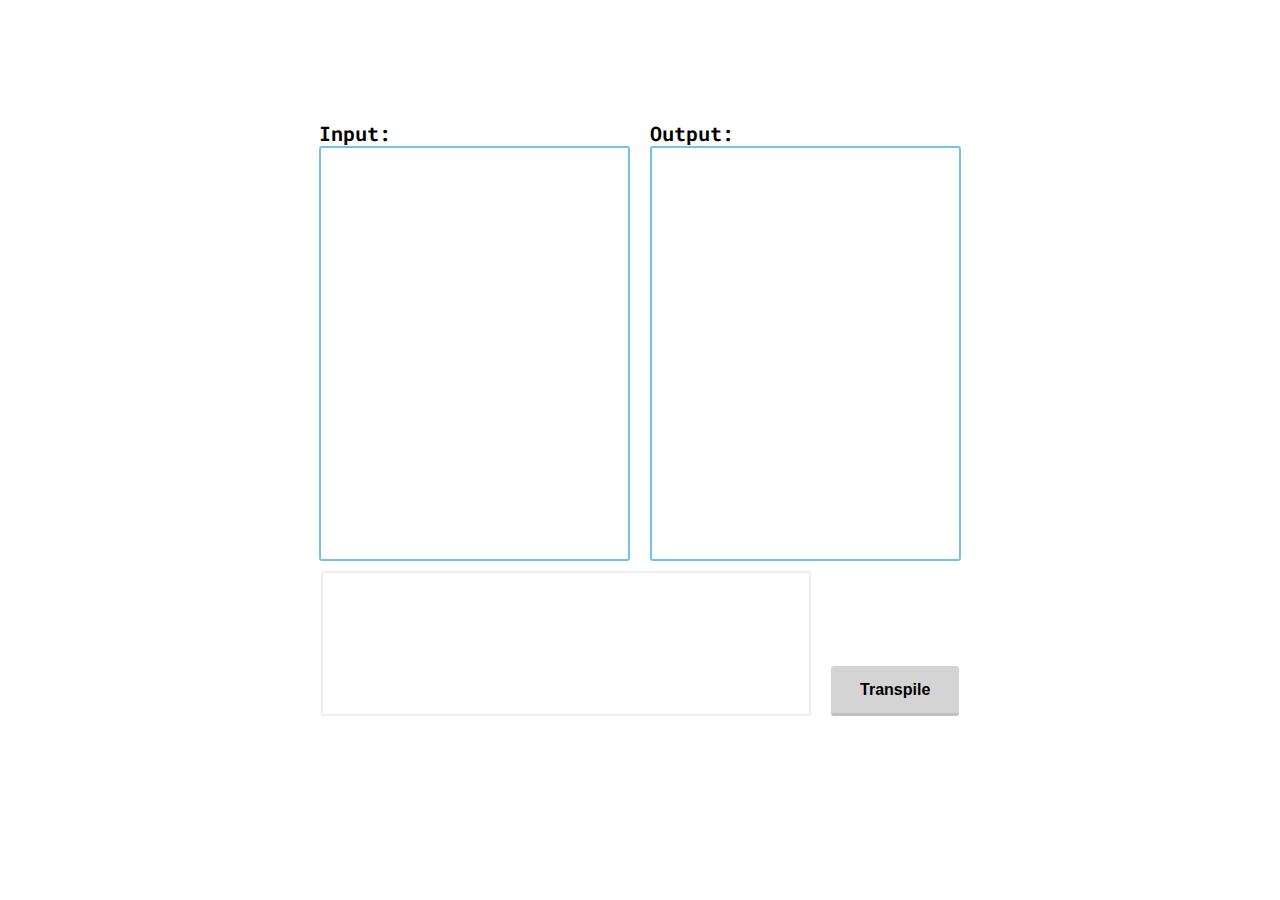
<file: FL-02_group-task-2/index.html>
<!DOCTYPE html>
<html lang="en">
  <head>
    <meta charset="UTF-8" />
    <title>FL-02 - Group Homework 2 - Compiler</title>
    <link rel="stylesheet" href="css/style.css" />
    <link href="https://fonts.googleapis.com/css?family=Roboto+Mono" rel="stylesheet" />
  </head>
  <body>
    <main>
      <div class="main-wrapper">
        <div class="data">
          <div class="code">
            <label for="input" class="title">Input:</label>
            <textarea id="input" class="input"></textarea>
          </div>
          <div class="code">
            <label for="output" class="title">Output:</label>
            <textarea id="output" class="output" readonly></textarea>
          </div>
        </div>
        <div class="infobox">
          <input type="text" id="info" class="info" readonly />
          <button id="transpile" class="transpile" type="button">Transpile</button>
        </div>
      </div>
    </main>
    <script src="js/script.js"></script>
  </body>
</html>
</file>
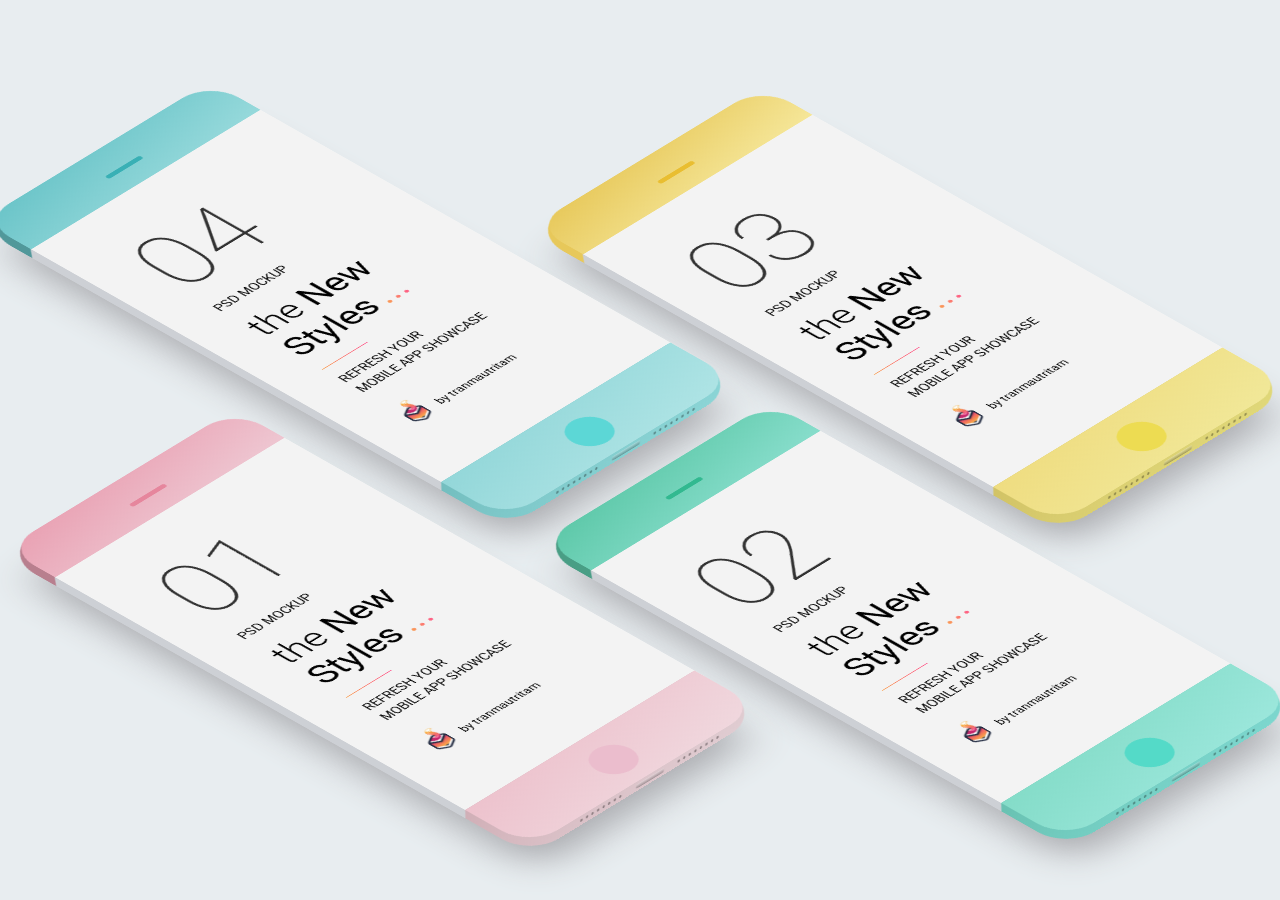
<file: FL-02_group-task/index.html>
<!DOCTYPE html>
<html lang="en">
<head>
  <meta charset="UTF-8">
  <meta name="viewport" content="width=device-width, initial-scale=1.0">
  <meta http-equiv="X-UA-Compatible" content="ie=edge">
  <link rel="stylesheet" href="css/style.css">
  <link href="https://fonts.googleapis.com/css?family=Roboto:100,400" rel="stylesheet">
  <title>The New Styles</title>
</head>
<body>
<main class="main-wrapper">
  <section class="wrapper">

    <div class="phone-wrapper phone-pink">
      <div class="top-speaker"></div>
      <div class="side-top pink-dark"></div>
      <div class="side-middle"></div>
      <div class="screen"></div>
      <div class="side-bottom pink-light"></div>
      <p class="number">01</p>
      <p class="subtitle"><abbr title="Photoshop Document">psd</abbr> mockup</p>
      <h2>the <b>New Styles<span class="dots">...</span></b></h2>
      <p class="desc">refresh your <span>mobile app showcase</span></p>
      <p class="author">by tranmautritam</p>
      <div class="home-key"></div>
      <div class="bottom-decoration">
        <div class="charging-port"></div>
      </div>
    </div>

    <div class="phone-wrapper phone-green">
      <div class="top-speaker"></div>
      <div class="side-top green-dark"></div>
      <div class="side-middle"></div>
      <div class="screen"></div>
      <div class="side-bottom green-light"></div>
      <p class="number">02</p>
      <p class="subtitle"><abbr title="Photoshop Document">psd</abbr> mockup</p>
      <h2>the <b>New Styles<span class="dots">...</span></b></h2>
      <p class="desc">refresh your <span>mobile app showcase</span></p>
      <p class="author">by tranmautritam</p>
      <div class="home-key"></div>
      <div class="bottom-decoration">
        <div class="charging-port"></div>
      </div>
    </div>

    <div class="phone-wrapper phone-yellow">
      <div class="top-speaker"></div>
      <div class="side-top yellow-dark"></div>
      <div class="side-middle"></div>
      <div class="screen"></div>
      <div class="side-bottom yellow-light"></div>
      <p class="number">03</p>
      <p class="subtitle"><abbr title="Photoshop Document">psd</abbr> mockup</p>
      <h2>the <b>New Styles<span class="dots">...</span></b></h2>
      <p class="desc">refresh your <span>mobile app showcase</span></p>
      <p class="author">by tranmautritam</p>
      <div class="home-key"></div>
      <div class="bottom-decoration">
        <div class="charging-port"></div>
      </div>
    </div>

    <div class="phone-wrapper phone-blue">
      <div class="top-speaker"></div>
      <div class="side-top cyan-dark"></div>
      <div class="side-middle"></div>
      <div class="screen"></div>
      <div class="side-bottom cyan-light"></div>
      <p class="number">04</p>
      <p class="subtitle"><abbr title="Photoshop Document">psd</abbr> mockup</p>
      <h2>the <b>New Styles<span class="dots">...</span></b></h2>
      <p class="desc">refresh your <span>mobile app showcase</span></p>
      <p class="author">by tranmautritam</p>
      <div class="home-key"></div>
      <div class="bottom-decoration">
        <div class="charging-port"></div>
      </div>
    </div>

  </section>
</main>
</body>
</html>
</file>
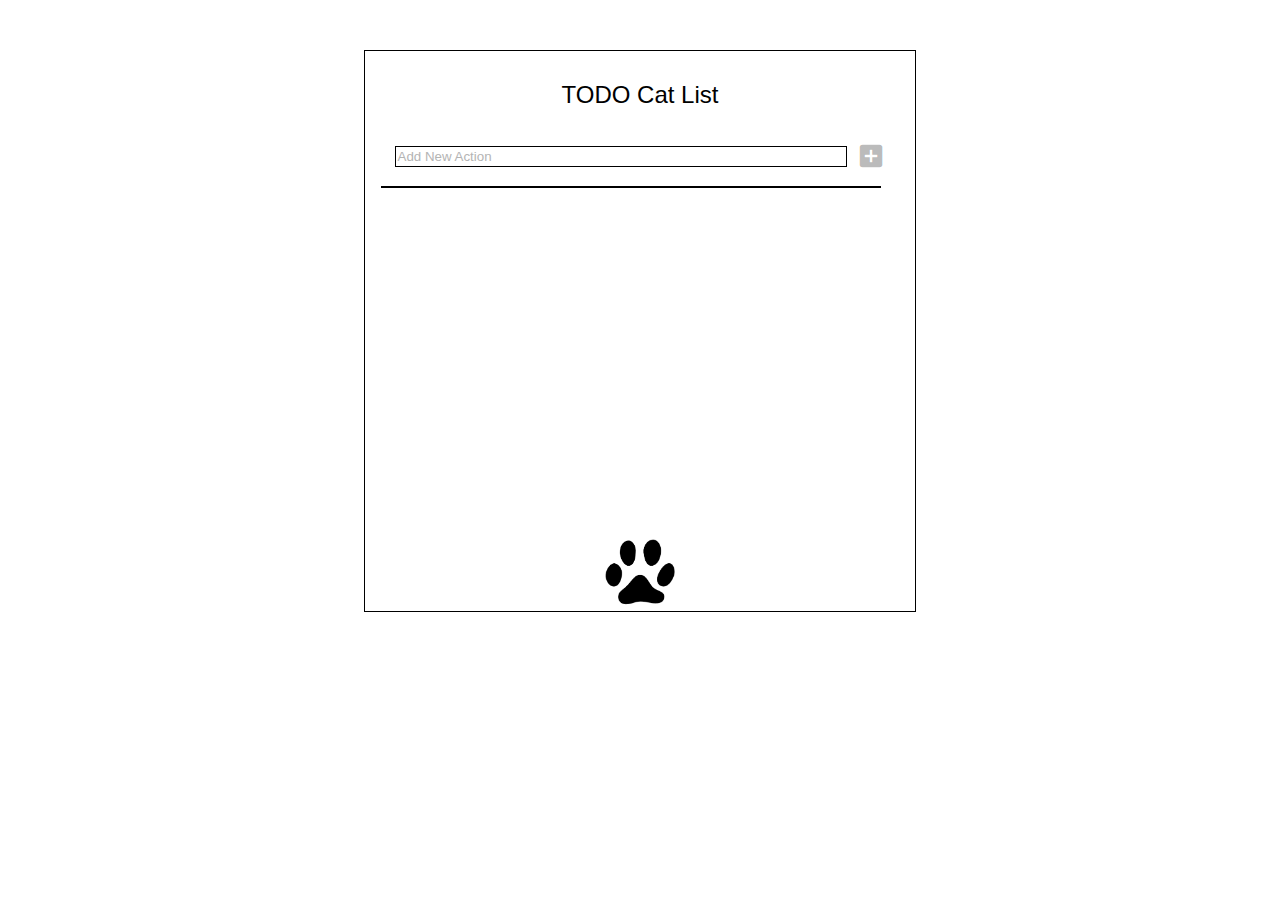
<file: FLX_homework_11/homework/index.html>
<!DOCTYPE html>
<html lang="en">
<head>
    <meta charset="UTF-8">
    <title>Homework 11 - TODO Cat List</title>
    <link rel="stylesheet" href="./assets/material-icons/material-icons.css">
    <link rel="stylesheet" href="./assets/styles.css">
</head>
<body>
<div id="root">
    <header>
        <h1 id="headerText">TODO Cat List</h1>
        <p id="info">Maximum item per list are created</p>
        <form name="inputForm" id="inputWrapper">
            <input type="text" name="addAction" id="inputForm" placeholder="Add New Action">
            <input type="button" name="addBtn" id="addBtn" value="add_box" class="material-icons" disabled="disabled">
        </form>
    </header>
    <div id="listWrapper">
        <form name="tasksList" id="tasksList"></form>
    </div>
    <img src="assets/img/cat.png" alt="Cat paw picture" id="paw">
</div>

<script src="./src/app.js"></script>
</body>
</html>
</file>
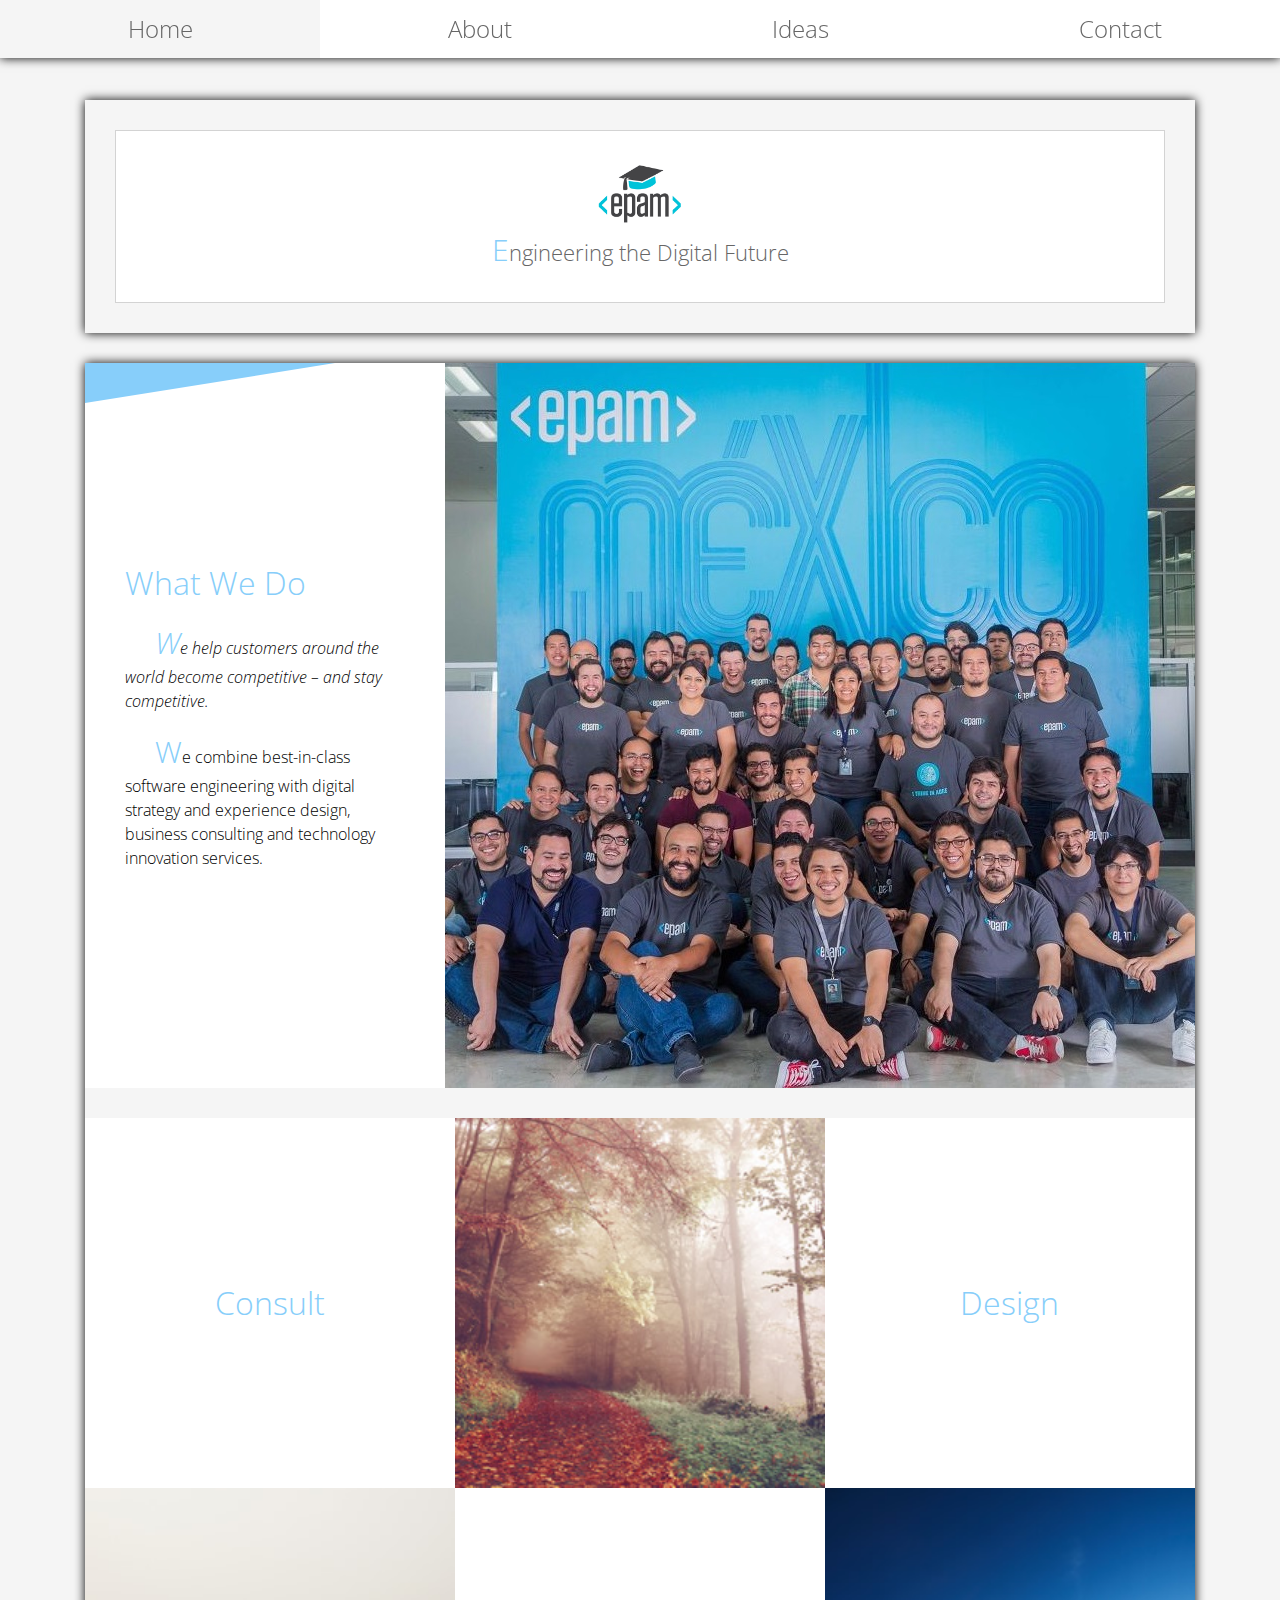
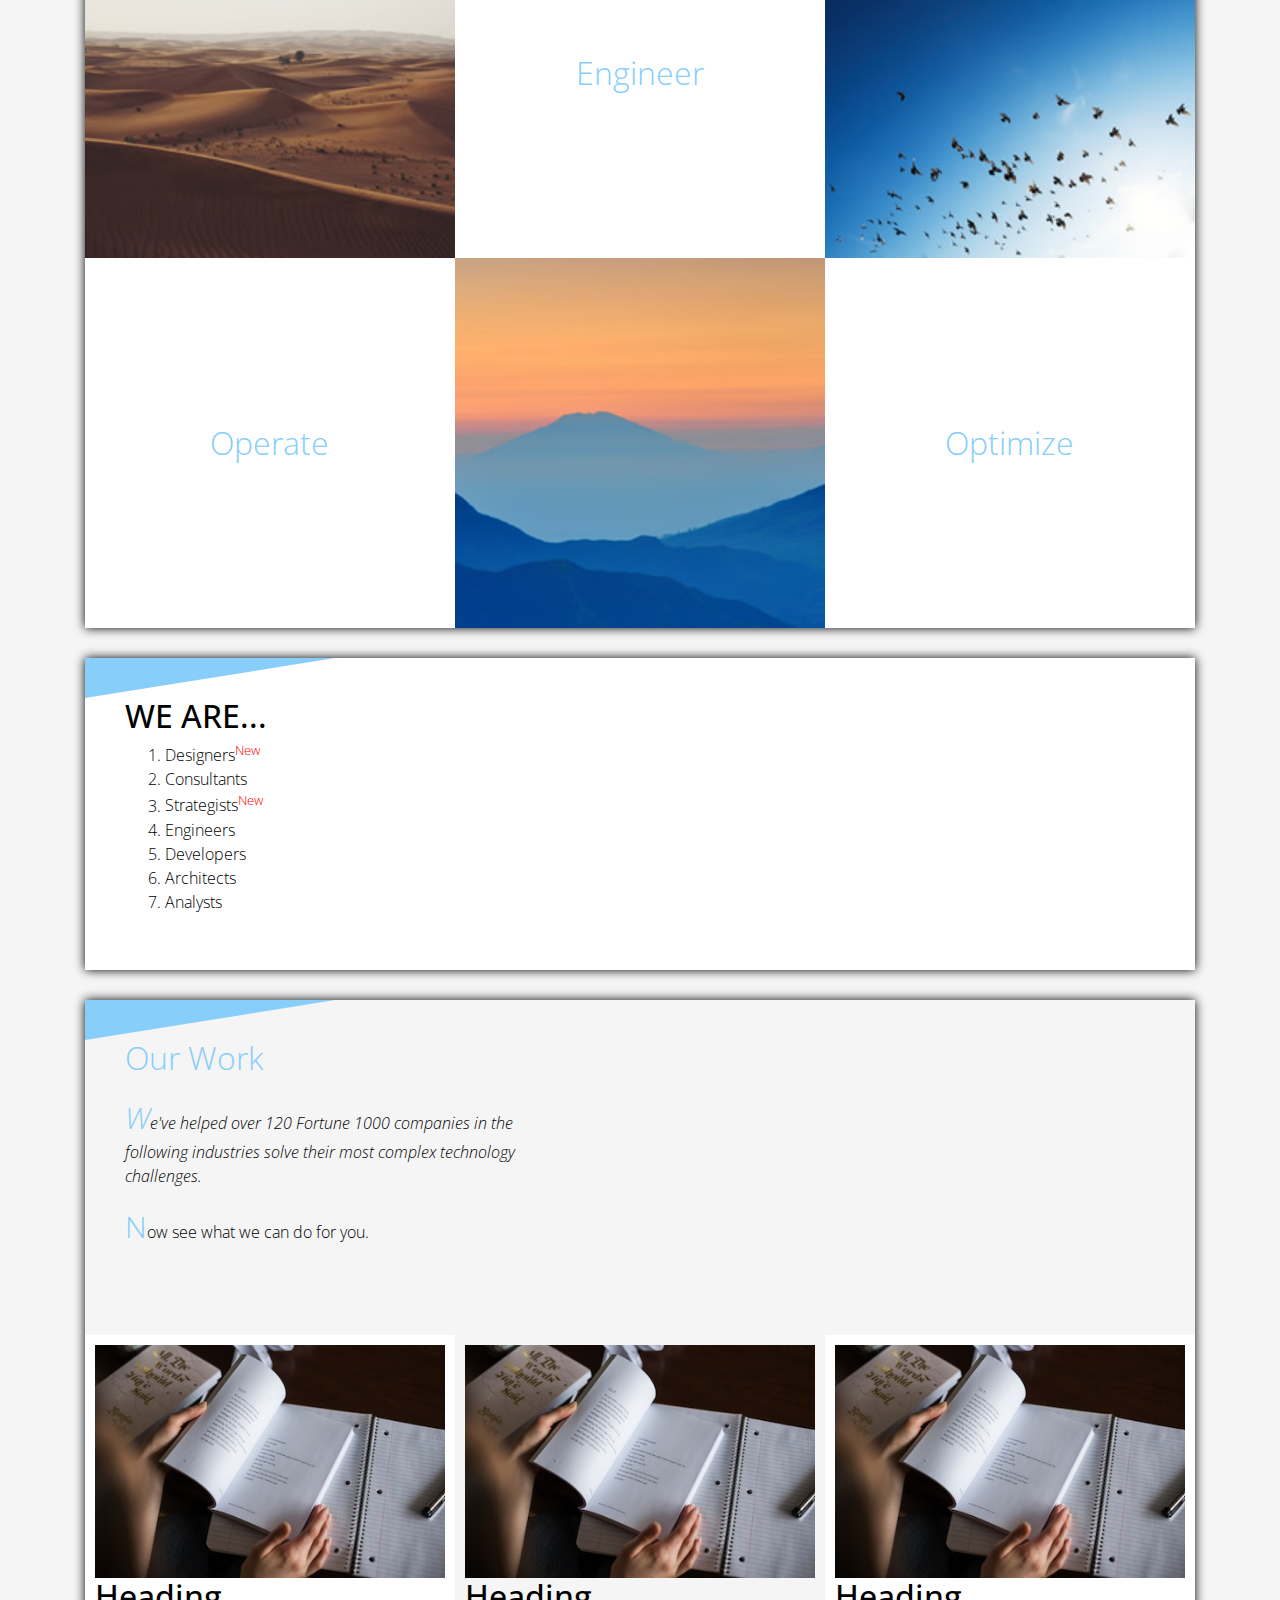
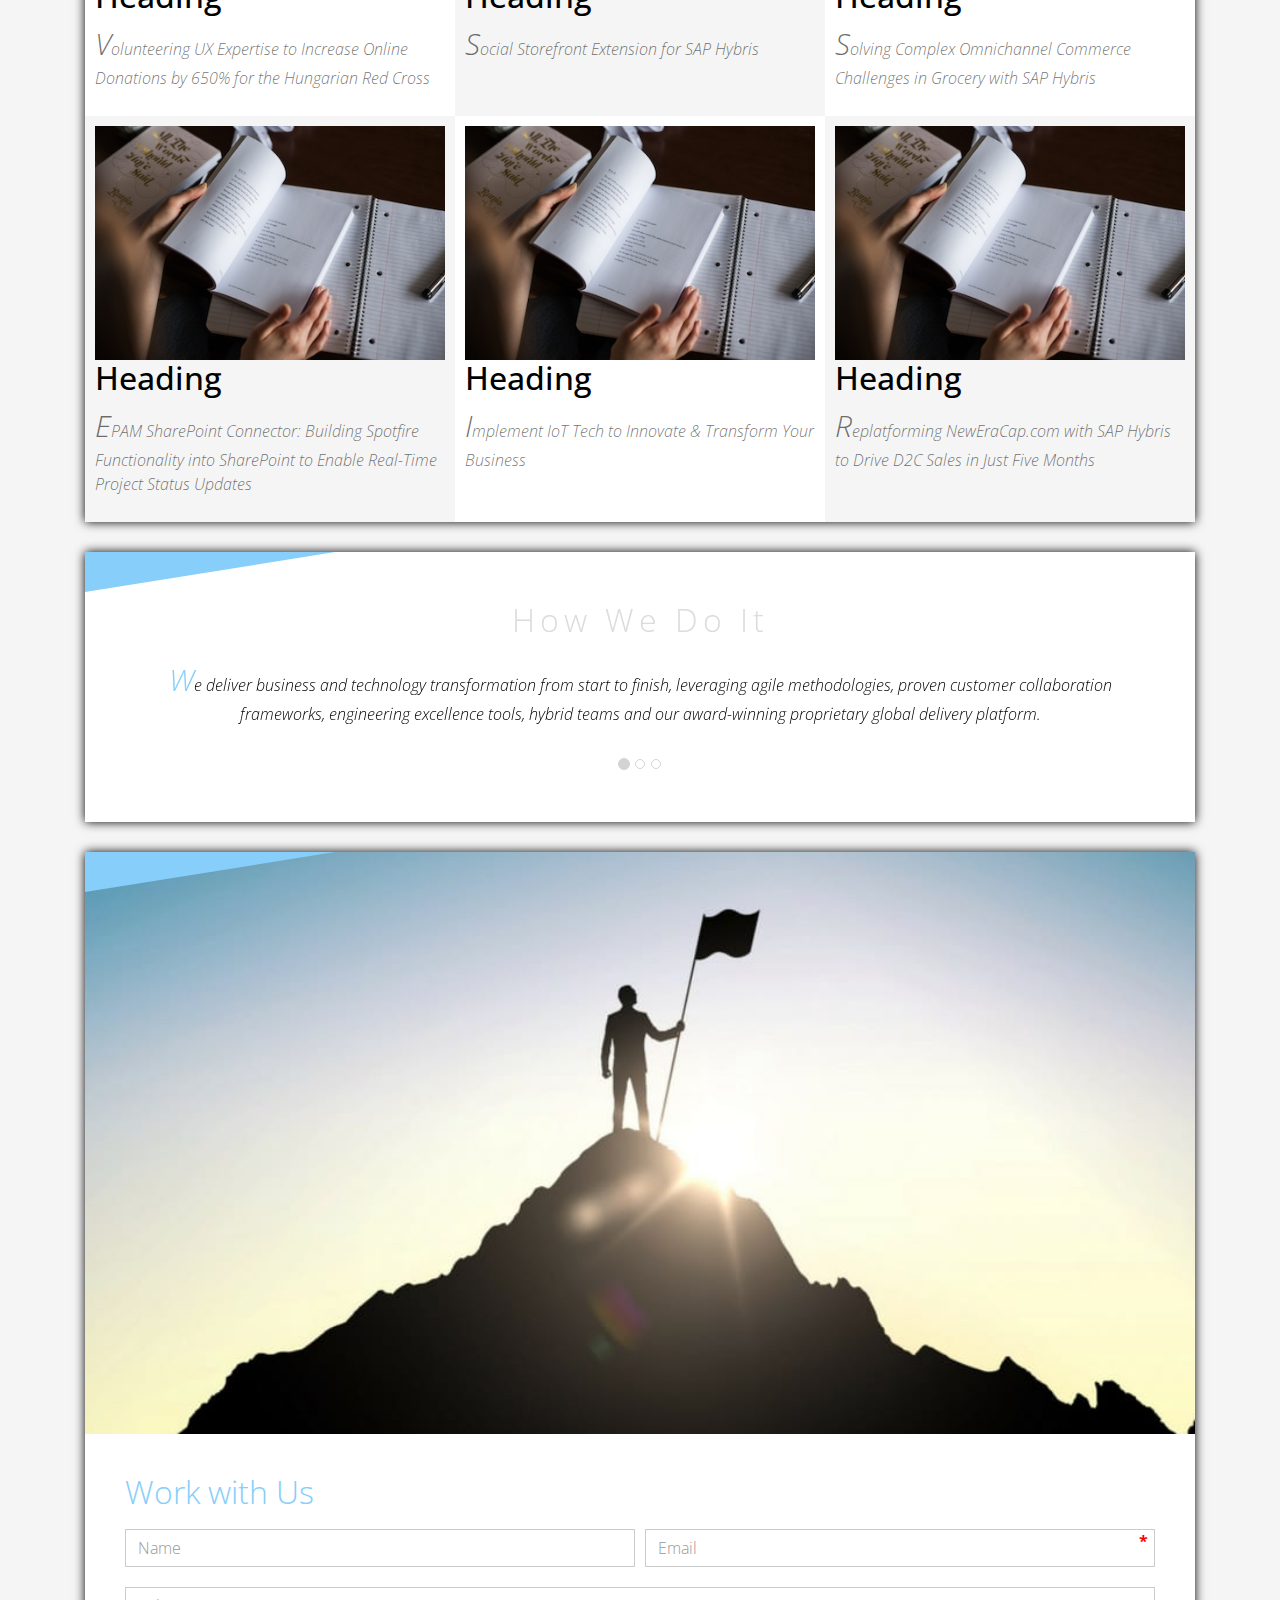
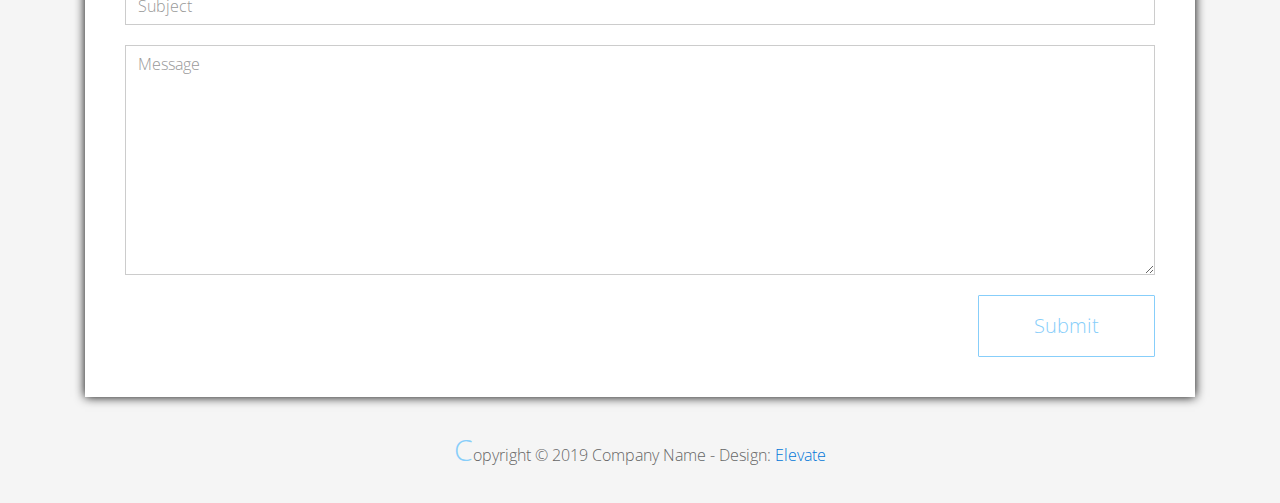
<file: FLX_homework_2/homework/index.html>
<!DOCTYPE html>
<html lang="en">
<head>
  <meta charset="utf-8">
  <meta http-equiv="X-UA-Compatible" content="IE=edge">
  <meta name="viewport" content="width=device-width, initial-scale=1">

  <title>CSS Basics HW</title>



  <!-- load stylesheets -->
  <link rel="stylesheet" href="http://fonts.googleapis.com/css?family=Open+Sans:300,400">
  <!-- Google web font "Open Sans" -->
  <link rel="stylesheet" href="css/bootstrap.min.css">
  <!-- Bootstrap style -->
  <link rel="stylesheet" href="css/general.css">
  <link rel="stylesheet" href="css/style.css">
  <!-- Templatemo style -->
</head>

<body>
<div class="container">

  <div class="tm-sidebar">
    <nav class="tm-main-nav">
      <ul>
        <li class="tm-nav-item"><a href="#home" class="tm-nav-item-link">Home</a></li>
        <li class="tm-nav-item"><a href="#about" class="tm-nav-item-link">About</a></li>
        <li class="tm-nav-item"><a href="#ideas" class="tm-nav-item-link">Ideas</a></li>
        <li class="tm-nav-item"><a href="#contact" class="tm-nav-item-link">Contact</a></li>
      </ul>
    </nav>
  </div>

  <div class="tm-main-content">

    <div id="home" class="tm-content-box tm-content-header margin-b-10">
      <div class="tm-banner">
        <div class="tm-banner-inner">
          <img src="img/epam_logo.png" width="100" alt="">
          <p class="tm-banner-text">Engineering the Digital Future</p>
        </div>
      </div>
    </div>

    <section>
      <div class="tm-content-box flex-2-col">

        <div class="padding-medium flex-item tm-team-description-container flex-item">
          <h2 class="tm-section-title">What We Do</h2>
          <p class="tm-section-description">We help customers around the world become competitive – and stay competitive.</p>
          <p class="tm-section-description"> We combine best-in-class software engineering with digital strategy and experience design, business consulting and technology innovation services.</p>
        </div>
        <div class="flex-item">
          <img src="img/epam-mexico.jpg" alt="epam-mexico">
        </div>

      </div>

      <div id="about" class="tm-content-box">

        <ul class="boxes gallery-container">
          <li class="box box-bg">
            <h2 class="tm-section-title tm-section-title-box tm-box-bg-title">Consult</h2>
          </li>
          <li class="box">
            <a href="img/idea-large-01.jpg">
              <img src="img/idea-01.jpg" alt="Image" class="img-fluid thumbnail box-img">
            </a>
          </li>
          <li class="box box-bg">
            <h2 class="tm-section-title tm-section-title-box tm-box-bg-title">Design</h2>
          </li>
          <li class="box">
            <a href="img/idea-large-02.jpg">
              <img src="img/idea-02.jpg" alt="Image" class="img-fluid thumbnail box-img">
            </a>
          </li>
          <li class="box box-bg">
            <h2 class="tm-section-title tm-section-title-box tm-box-bg-title">Engineer</h2>
          </li>
          <li class="box">
            <a href="img/idea-large-03.jpg">
              <img src="img/idea-03.jpg" alt="Image" class="img-fluid thumbnail box-img">
            </a>
          </li>
          <li class="box box-bg">
            <h2 class="tm-section-title tm-section-title-box tm-box-bg-title">Operate</h2>
          </li>
          <li class="box">
            <a href="img/idea-large-04.jpg">
              <img src="img/idea-04.jpg" alt="Image" class="img-fluid thumbnail box-img">
            </a>
          </li>
          <li class="box box-bg">
            <h2 class="tm-section-title tm-section-title-box tm-box-bg-title">Optimize</h2>
          </li>
        </ul>

      </div>

    </section>

    <!-- slider -->
    <section class="heading tm-content-box">
      <div class="padding-medium">
        <h2> WE ARE...</h2>
        <ol>
          <li><a href="index.html" class="text">Designers</a></li>
          <li><a href="index.html">Consultants</a></li>
          <li><a href="#" class="text">Strategists</a></li>
          <li><a href="#">Engineers</a></li>
          <li><a href="#">Developers</a></li>
          <li><a href="#">Architects</a></li>
          <li><a href="#">Analysts</a></li>
        </ol>
      </div>
    </section>

    <section class="blocks">
      <div class="padding-medium flex-item tm-team-description-container">
        <h2 class="tm-section-title">Our Work</h2>
        <p class="tm-section-description">We've helped over 120 Fortune 1000 companies in the following industries solve their most complex technology challenges. </p>
        <p class="tm-section-description"> Now see what we can do for you.</p>
      </div>
      <div class="tm-content-box flex-2-col">
      </div>
      <div  class="tm-content-box">
        <ul class="boxes gallery-container">
          <li class="box box-work">
            <img src="img/study.jpeg" alt="Image" class="img-fluid">
            <div>
              <h2>Heading</h2>
              <p>Volunteering UX Expertise to Increase Online Donations by 650% for the Hungarian Red Cross</p>
            </div>
          </li>
          <li class="box box-work">
            <img src="img/study.jpeg" alt="Image" class="img-fluid">
            <div>
              <h2>Heading</h2>
              <p>Social Storefront Extension for SAP Hybris</p>
            </div>
          </li>
          <li class="box box-work">
            <img src="img/study.jpeg" alt="Image" class="img-fluid">
            <div>
              <h2>Heading</h2>
              <p>Solving Complex Omnichannel Commerce Challenges in Grocery with SAP Hybris</p>
            </div>
          </li>
          <li class="box box-work">
            <img src="img/study.jpeg" alt="Image" class="img-fluid">
            <div>
              <h2>Heading</h2>
              <p>EPAM SharePoint Connector: Building Spotfire Functionality into SharePoint to Enable Real-Time Project Status Updates</p>
            </div>
          </li>
          <li class="box box-work">
            <img src="img/study.jpeg" alt="Image" class="img-fluid">
            <div>
              <h2>Heading</h2>
              <p>Implement IoT Tech to Innovate &amp; Transform Your Business</p>
            </div>
          </li>
          <li class="box box-work">
            <img src="img/study.jpeg" alt="Image" class="img-fluid">
            <div>
              <h2>Heading</h2>
              <p>Replatforming NewEraCap.com with SAP Hybris to Drive D2C Sales in Just Five Months</p>
            </div>
          </li>
        </ul>

      </div>
    </section>

    <section id="ideas">
      <div id="tmCarousel" class="carousel slide tm-content-box" data-ride="carousel">

        <ol class="carousel-indicators">
          <li data-target="#tmCarousel" data-slide-to="0" class="active"></li>
          <li data-target="#tmCarousel" data-slide-to="1" class=""></li>
          <li data-target="#tmCarousel" data-slide-to="2" class=""></li>
        </ol>

        <div class="carousel-inner" role="listbox">

          <div class="carousel-item active">
            <div class="carousel-content">
              <div class="flex-item">
                <h2 class="tm-section-title">How We Do It</h2>
                <p class="tm-section-description carousel-description">We deliver business and technology transformation from start to finish, leveraging agile methodologies, proven customer collaboration frameworks, engineering excellence tools, hybrid teams and our award-winning proprietary global delivery platform.</p>
              </div>
            </div>
          </div>

          <div class="carousel-item">
            <div class="carousel-content">
              <div class="flex-item">
                <h2 class="tm-section-title">Our Clients</h2>
                <p class="tm-section-description carousel-description">Lorem ipsum dolor sit amet,
                  consectetur adipiscing elit. Quisque vel nisi pharetra nibh varius pharetra ac
                  sagittis nisi. Etiam pharetra vestibulum hendrerit. Pellentesque interdum metus
                  sed massa rutrum.</p>
              </div>
            </div>
          </div>

          <div class="carousel-item">
            <div class="carousel-content">
              <div class="flex-item">
                <h2 class="tm-section-title">Our Projects</h2>
                <p class="tm-section-description carousel-description">Donec ex libero, fringilla
                  vitae purus sit amet, rhoncus pharetra lorem. Pellentesque id sem id lacus
                  ultricies vehicula. Aliquam rutrum mi non. Pellentesque interdum metus sed massa
                  rutrum.</p>
              </div>
            </div>
          </div>

        </div>

      </div>
    </section>

    <section class="tm-content-box">
      <img src="img/contact-us.jpg" alt="Contact image" class="img-fluid img-contact-us">

      <div id="contact" class="padding-medium">
        <h2 class="tm-section-title">Work with Us</h2>
        <form action="#contact" method="get" class="contact-form">

          <div class="form-group col-xs-12 col-sm-12 col-md-6 col-lg-6 form-group-2-col-left">
            <input type="text" id="contact_name" name="contact_name" class="form-control"
                   placeholder="Name" required/>
          </div>
          <div class="form-group col-xs-12 col-sm-12 col-md-6 col-lg-6 form-group-2-col-right mandatory-field">
            <input type="email" id="contact_email" name="contact_email" class="form-control"
                   placeholder="Email" required/>
          </div>
          <div class="form-group">
            <input type="text" id="contact_subject" name="contact_subject" class="form-control"
                   placeholder="Subject" required/>
          </div>
          <div class="form-group">
            <textarea id="contact_message" name="contact_message" class="form-control" rows="9"
                      placeholder="Message" required></textarea>
          </div>

          <button type="submit" class="btn btn-primary submit-btn">Submit</button>

        </form>
      </div>
    </section>

    <footer class="tm-footer">
      <p class="text-xs-center">Copyright &copy; 2019 Company Name

        - Design: <a rel="nofollow" href="http://www.templatemo.com/tm-481-elevate"
                     target="_parent">Elevate</a></p>
    </footer>

  </div>

</div>

</body>
</html>
</file>
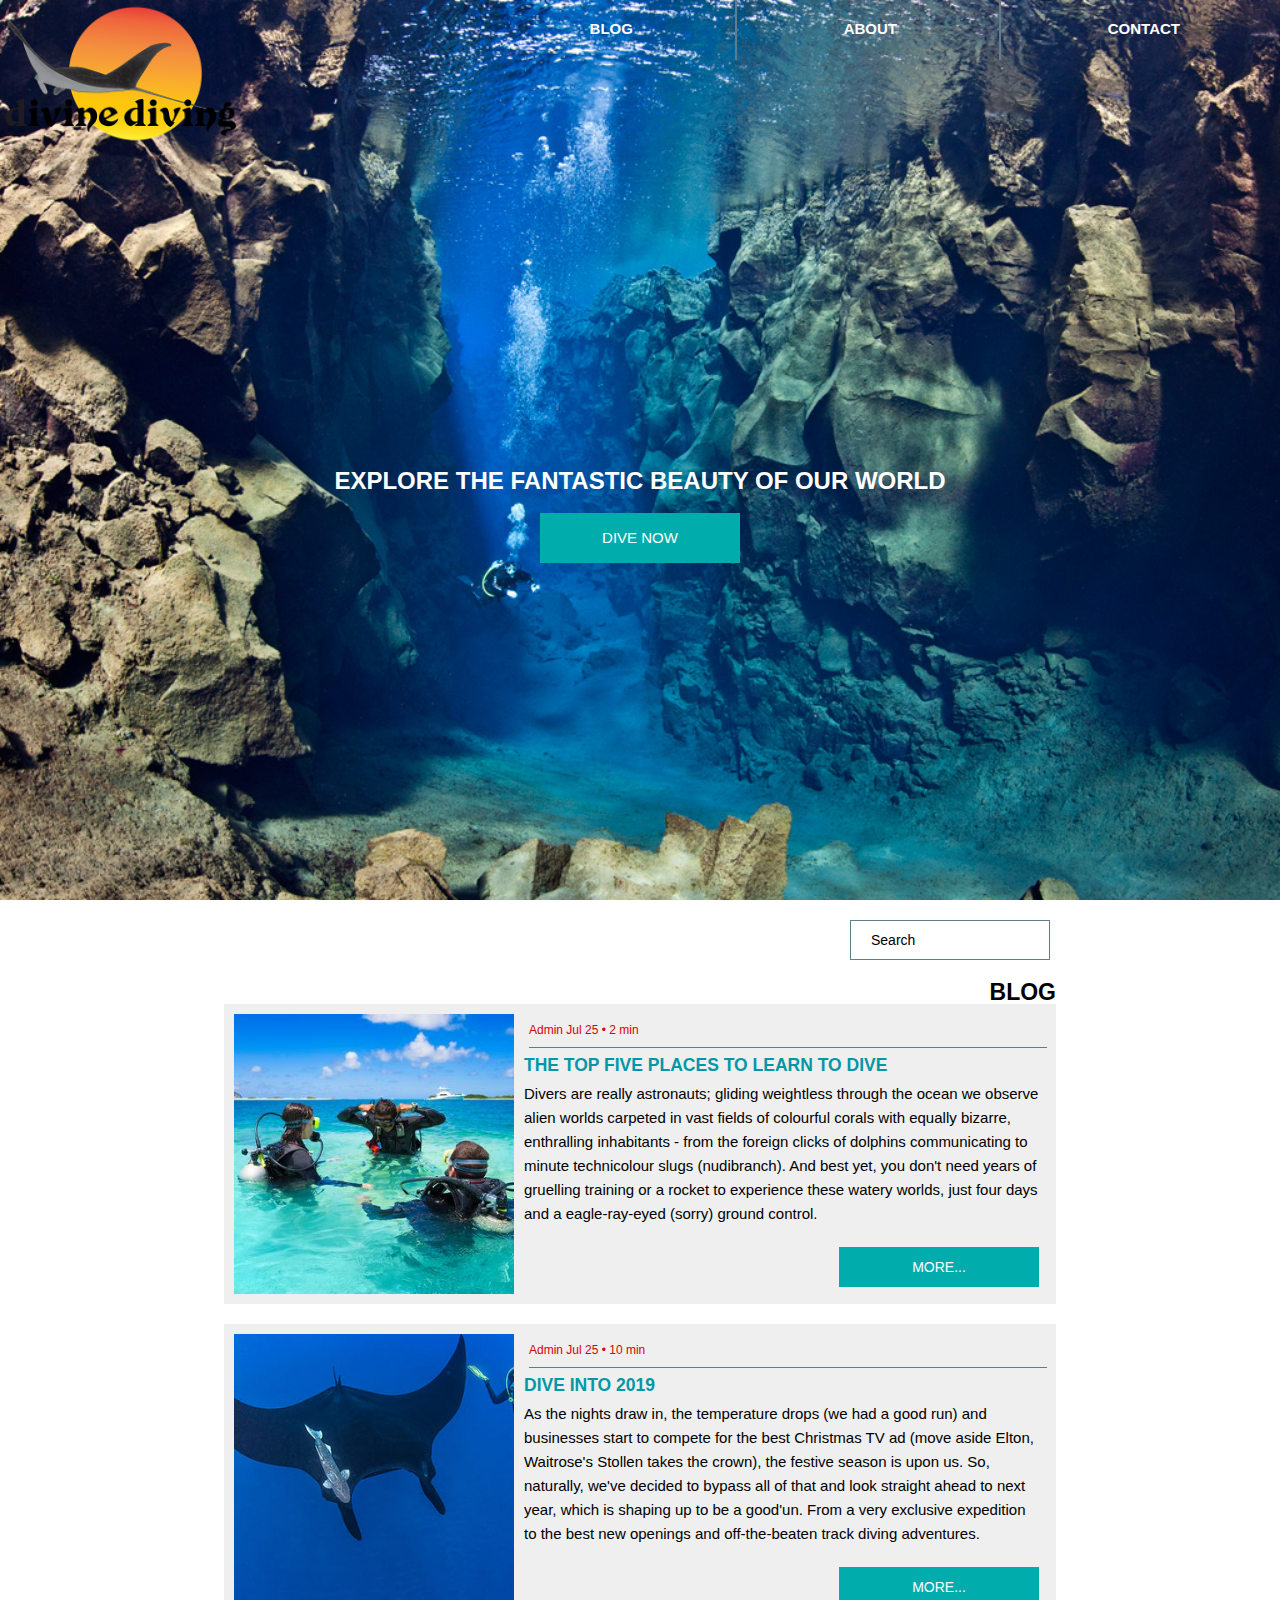
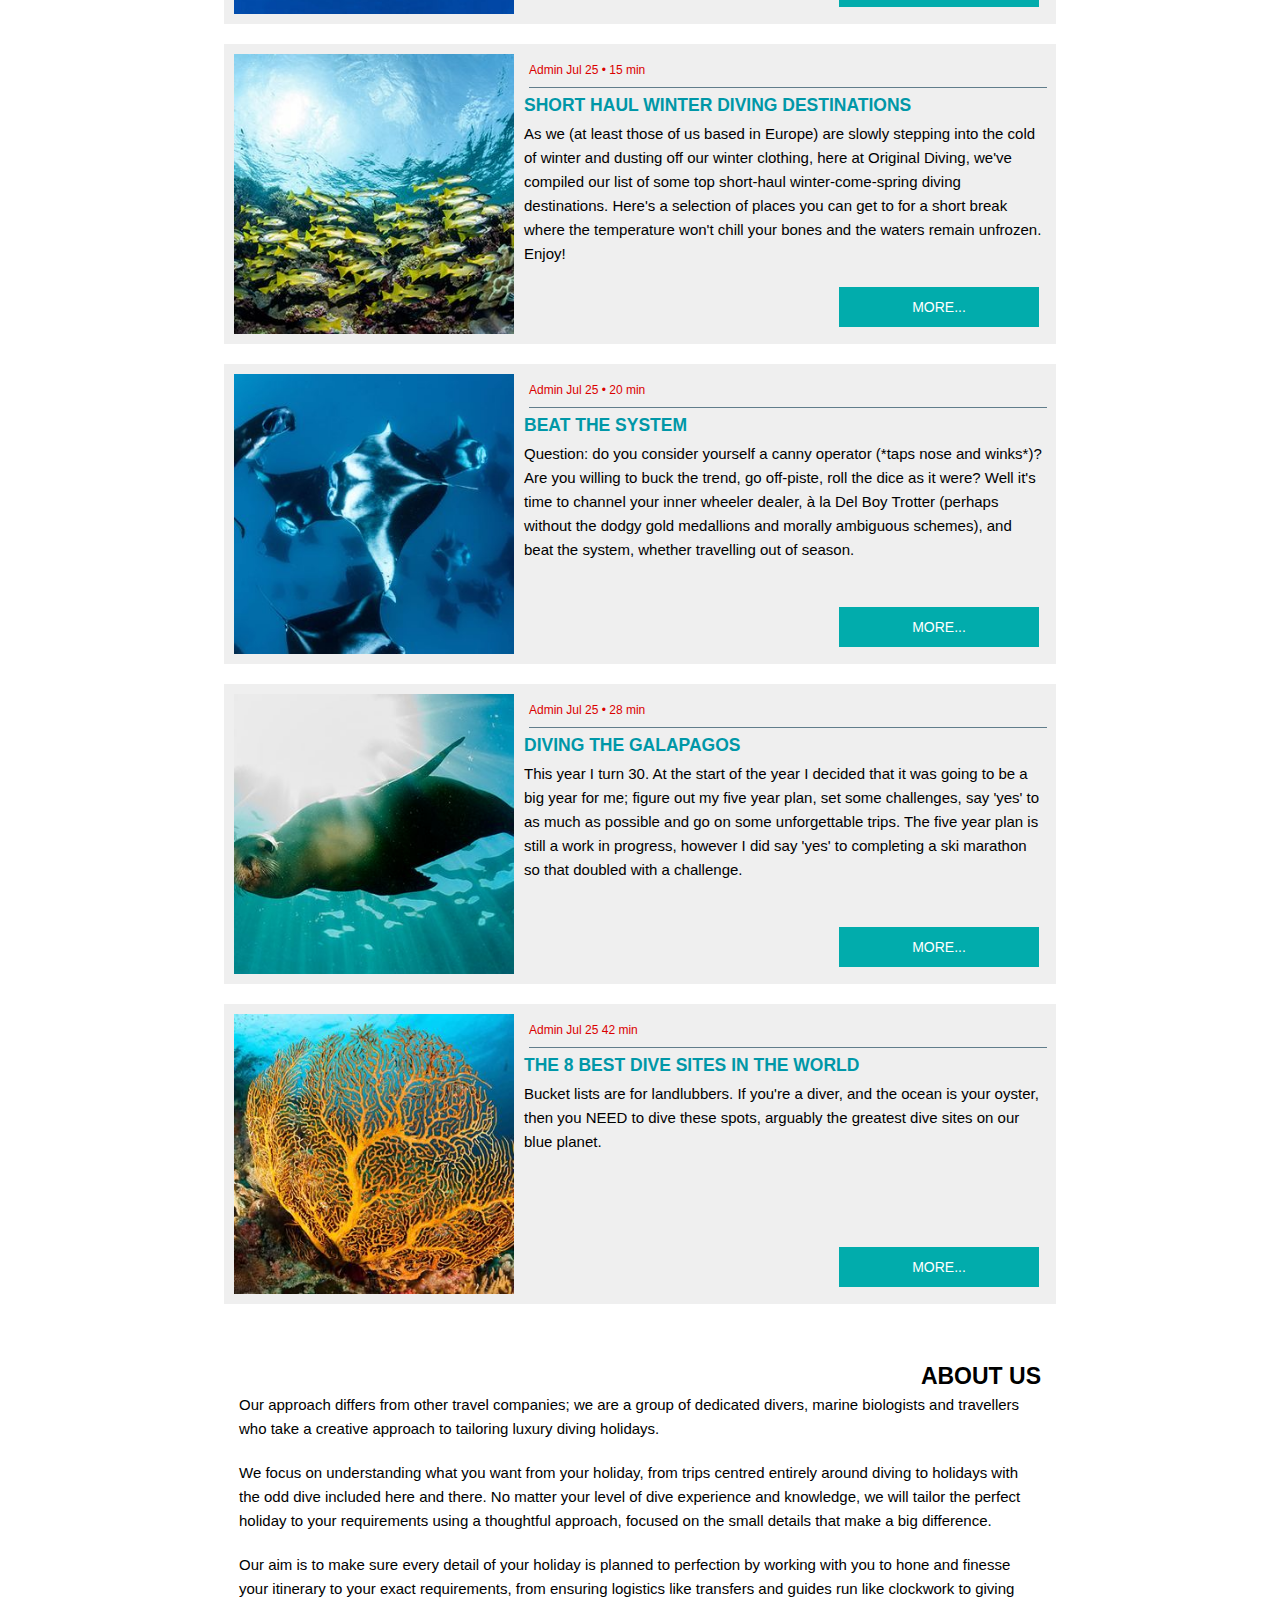
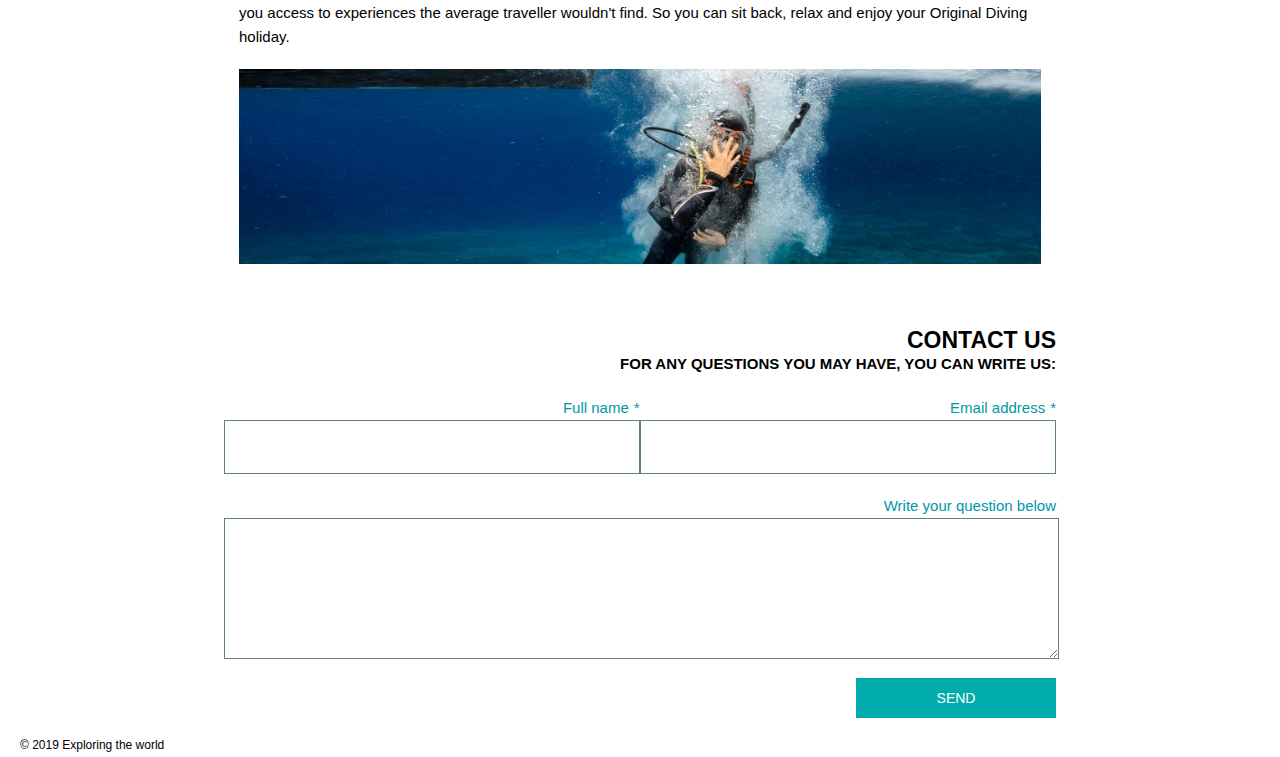
<file: FLX_homework_3/homework/index.html>
<!DOCTYPE html>
<html lang="en">

<head>
    <meta charset="UTF-8">
    <meta name="viewport" content="width=device-width, initial-scale=1.0">
    <meta http-equiv="X-UA-Compatible" content="ie=edge">

    <!-- Styles should be switched here: -->

    <link rel="stylesheet" type="text/css" href="css/style1.css">
    <!--<link rel="stylesheet" type="text/css" href="css/style2.css">-->

    <title>Explore the world of ocean</title>
</head>

<body>
<div class="main-wrapper">
    <header>
        <div class="top-wrapper">
            <div class="logo">
                <img src="img/logo.png" alt="">
            </div>

            <nav>
                <a role="button" href="#list" target="_self">Blog</a>
                <a role="button" href="#about" target="_self">About</a>
                <a role="button" href="#contact" target="_self">Contact</a>
            </nav>
        </div>
        <section>
            <h1>
                Explore the fantastic beauty of our world
            </h1>
            <a class="btn btn-top" href="#list" target="_self">Dive now</a>
        </section>
    </header>
    <main>
        <div class="toolbar">
            <input type="text" placeholder="Search">
        </div>
        <section class="post-list" id="list">
            <h1>Blog</h1>
            <article>
                <img src="img/post-1.jpg" alt="">
                <div>
                    <div class="post">
                        <div class="post-description">
                            Admin Jul 25 &#8226; 2 min
                        </div>
                        <h3>The Top Five Places To Learn To Dive</h3>
                        <p>
                            Divers are really astronauts; gliding weightless through the ocean we observe alien worlds
                            carpeted
                            in
                            vast fields of colourful corals with equally bizarre, enthralling inhabitants - from the
                            foreign
                            clicks
                            of dolphins communicating to minute technicolour slugs (nudibranch). And best yet, you don't
                            need
                            years
                            of gruelling training or a rocket to experience these watery worlds, just four days and a
                            eagle-ray-eyed
                            (sorry) ground control.
                        </p>
                    </div>
                    <button class="btn">More...</button>
                </div>
            </article>
            <article>
                <img src="img/post-2.jpg" alt="">
                <div>
                    <div class="post">
                        <div class="post-description">
                            Admin Jul 25 &#8226; 10 min
                        </div>
                        <h3>Dive Into 2019</h3>
                        <p>
                            As the nights draw in, the temperature drops (we had a good run) and businesses start to
                            compete for
                            the
                            best Christmas TV ad (move aside Elton, Waitrose's Stollen takes the crown), the festive
                            season is
                            upon
                            us. So, naturally, we've decided to bypass all of that and look straight ahead to next year,
                            which is
                            shaping up to be a good'un. From a very exclusive expedition to the best new openings and
                            off-the-beaten
                            track diving adventures.
                        </p>
                    </div>
                    <button class="btn">More...</button>
                </div>
            </article>
            <article>
                <img src="img/post-3.jpg" alt="">
                <div>
                    <div class="post">
                        <div class="post-description">
                            Admin Jul 25 &#8226; 15 min
                        </div>
                        <h3>Short Haul Winter Diving Destinations</h3>
                        <p>
                            As we (at least those of us based in Europe) are slowly stepping into the cold of winter and
                            dusting
                            off
                            our winter clothing, here at Original Diving, we've compiled our list of some top short-haul
                            winter-come-spring diving destinations. Here's a selection of places you can get to for a
                            short break
                            where the temperature won't chill your bones and the waters remain unfrozen. Enjoy!
                        </p>
                    </div>
                    <button class="btn">More...</button>
                </div>
            </article>
            <article>
                <img src="img/post-4.jpg" alt="">
                <div>
                    <div class="post">
                        <div class="post-description">
                            Admin Jul 25 &#8226; 20 min
                        </div>
                        <h3>Beat the System</h3>
                        <p>
                            Question: do you consider yourself a canny operator (*taps nose and winks*)? Are you willing
                            to buck
                            the
                            trend, go off-piste, roll the dice as it were? Well it's time to channel your inner wheeler
                            dealer, à
                            la
                            Del Boy Trotter (perhaps without the dodgy gold medallions and morally ambiguous schemes),
                            and beat
                            the
                            system, whether travelling out of season.
                        </p>
                    </div>
                    <button class="btn">More...</button>
                </div>
            </article>
            <article>
                <img src="img/post-5.jpg" alt="">
                <div>
                    <div class="post">
                        <div class="post-description">
                            Admin Jul 25 &#8226; 28 min
                        </div>
                        <h3>Diving The Galapagos</h3>
                        <p>
                            This year I turn 30. At the start of the year I decided that it was going to be a big year
                            for me;
                            figure out my five year plan, set some challenges, say 'yes' to as much as possible and go
                            on some
                            unforgettable trips. The five year plan is still a work in progress, however I did say 'yes'
                            to
                            completing a ski marathon so that doubled with a challenge.
                        </p>
                    </div>
                    <button class="btn">More...</button>
                </div>
            </article>
            <article>
                <img src="img/post-6.jpg" alt="">
                <div>
                    <div class="post">
                        <div class="post-description">
                            Admin Jul 25 42 min
                        </div>
                        <h3>The 8 Best Dive Sites in the World</h3>
                        <p>Bucket lists are for landlubbers. If you're a diver, and the ocean is your oyster, then you
                            NEED to
                            dive
                            these spots, arguably the greatest dive sites on our blue planet.</p>
                    </div>
                    <button class="btn">More...</button>
                </div>
            </article>
        </section>

        <section class="about" id="about">
            <div>
                <h1>About Us</h1>
                <p>
                    Our approach differs from other travel companies; we are a group of dedicated divers, marine
                    biologists
                    and
                    travellers who take a creative approach to tailoring luxury diving holidays.
                </p>
                <p>
                    We focus on understanding what you want from your holiday, from trips centred entirely around diving
                    to
                    holidays with the odd dive included here and there. No matter your level of dive experience and
                    knowledge,
                    we will tailor the perfect holiday to your requirements using a thoughtful approach, focused on the
                    small
                    details that make a big difference.
                </p>
                <p>
                    Our aim is to make sure every detail of your holiday is planned to perfection by working with you to
                    hone
                    and finesse your itinerary to your exact requirements, from ensuring logistics like transfers and
                    guides
                    run like clockwork to giving you access to experiences the average traveller wouldn't find. So you
                    can
                    sit
                    back, relax and enjoy your Original Diving holiday.
                </p>
            </div>
            <div>
                <img src="img/about-section.jpg" alt="">
            </div>
        </section>

        <section class="contact-form" id="contact">
            <h1>CONTACT US</h1>
            <h4>For any questions you may have, you can write us:</h4>

            <form action="#contact" method="get" class="contact-form">
                <div class="contact">
                    <div class="form-group">
                        <p>Full name</p>
                        <input type="text" id="contact_name" name="contact_name" class="form-control" required/>
                    </div>
                    <div class="form-group">
                        <p>Email address</p>
                        <input type="email" id="contact_email" name="contact_email" class="form-control" required/>
                    </div>
                </div>


                <div class="form-group question">
                    <p>Write your question below</p>
                    <textarea id="contact_message" name="contact_message" class="form-control" rows="9"></textarea>
                </div>

                <button type="submit" class="btn btn-primary submit-btn">Send</button>

            </form>


        </section>
    </main>
    <footer>
        <span>&#169; 2019 Exploring the world</span>
    </footer>
</div>
</body>

</html>
</file>
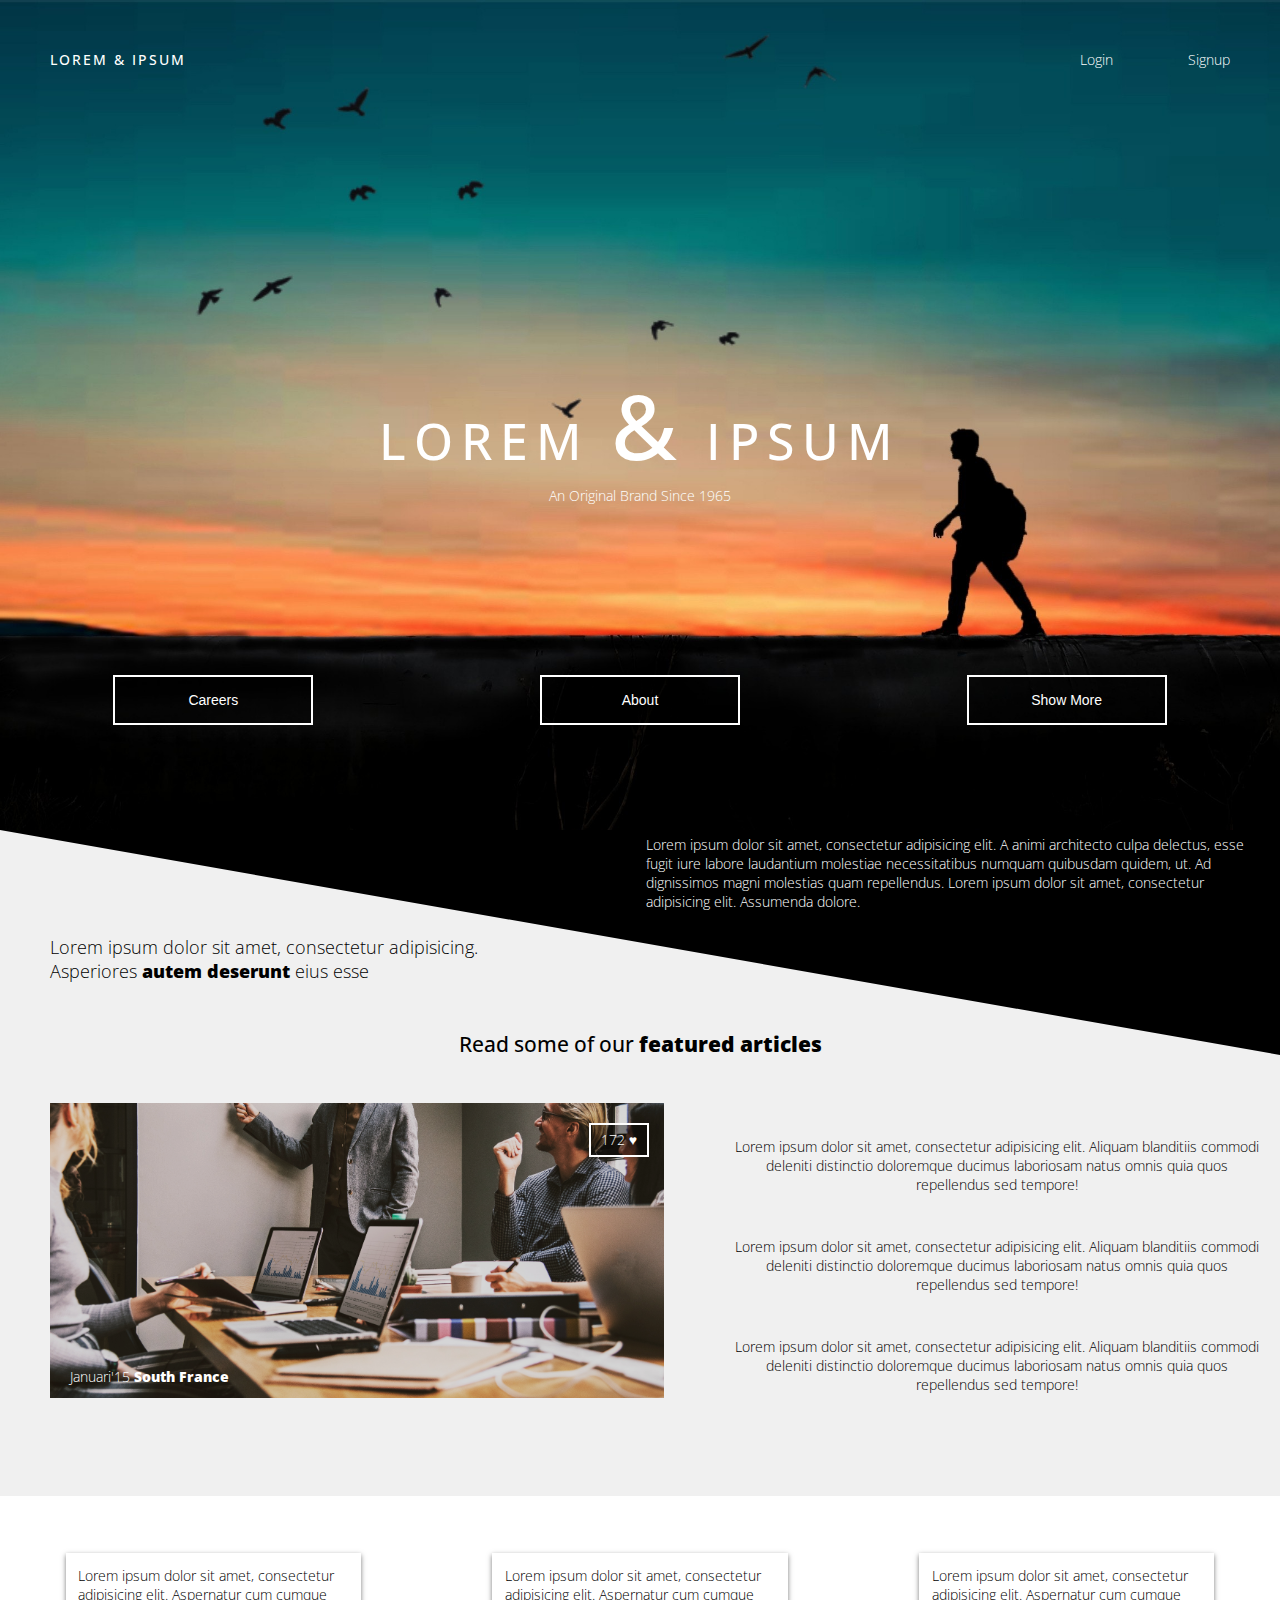
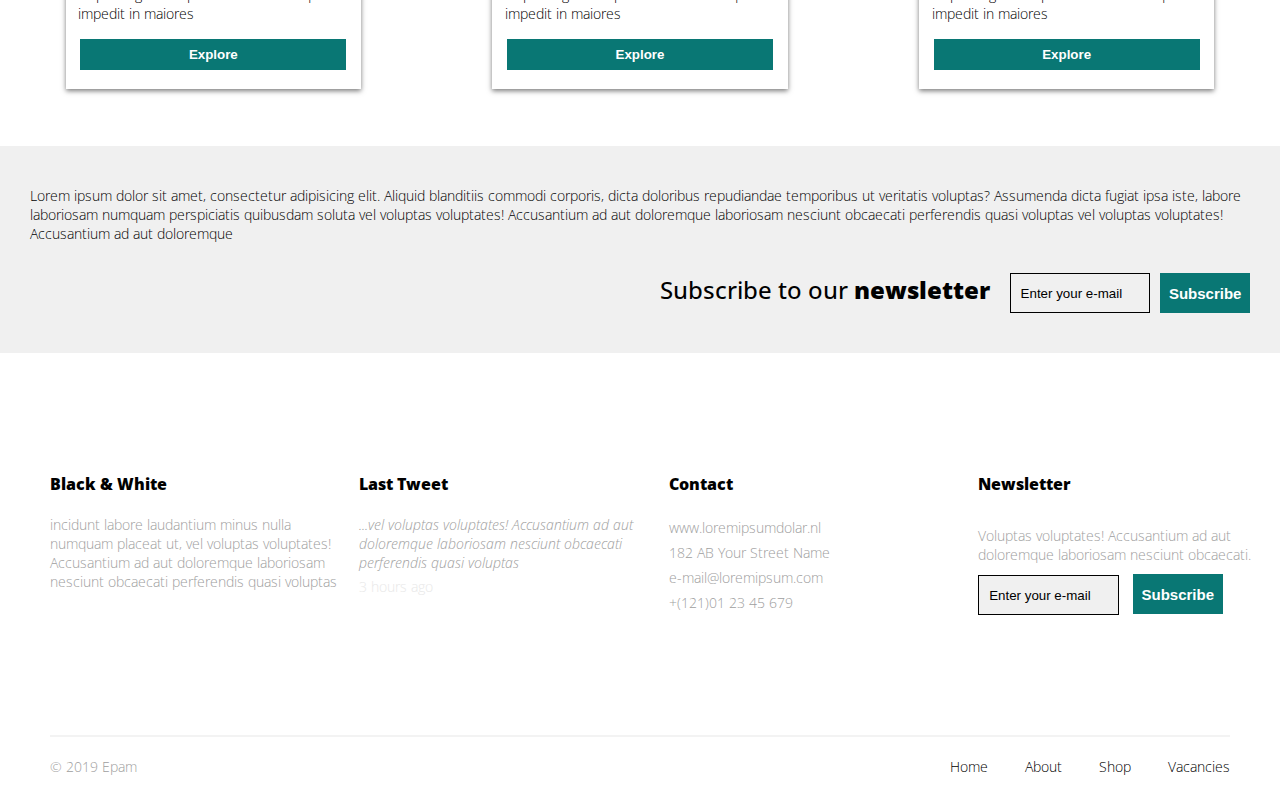
<file: FLX_homework_4/homework/index.html>
<!DOCTYPE html>
<html lang="zxx">

<head>
    <meta charset="UTF-8">
    <meta name="viewport" content="width=device-width, initial-scale=1.0">
    <meta http-equiv="X-UA-Compatible" content="ie=edge">

    <title>Lorem & Ipsum</title>

    <link rel="stylesheet" href="http://fonts.googleapis.com/css?family=Open+Sans">
    <link rel="stylesheet" href="css/style.css">
</head>

<body>
<div class="main-wrapper">
    <header>
        <div class="top-wrapper">
            <div>
                <h2>Lorem &amp; Ipsum</h2>
                <div>
                    <a href="#">Login</a>
                    <a href="#">Signup</a>
                </div>
            </div>

            <section>
                <div class="header-text">
                    <h1>Lorem <span>&amp;</span> Ipsum</h1>
                    <p>An Original Brand Since 1965</p>
                </div>
                <div class="header-buttons">
                    <button class="btn-header">Careers</button>
                    <button class="btn-header">About</button>
                    <button class="btn-header">Show More</button>
                </div>
                <div class="text-after-header">
                    <p>Lorem ipsum dolor sit amet, consectetur adipisicing elit. A animi
                        architecto culpa delectus, esse fugit iure labore laudantium molestiae necessitatibus numquam
                        quibusdam quidem, ut. Ad dignissimos magni molestias quam repellendus. Lorem ipsum dolor sit
                        amet, consectetur adipisicing elit. Assumenda dolore.</p>
                    <div>
                        <p>Lorem ipsum dolor sit amet, consectetur adipisicing.</p>
                        <p> Asperiores <span class="bold">autem deserunt</span> eius esse</p>
                    </div>
                </div>
            </section>
        </div>
    </header>
    <main>
        <div class="featured">
            <article>
                <h2>Read some of our <span class="bold">featured articles</span></h2>
                <div class="article-wrapper">
                    <div>
                        <div class="image"></div>
                        <div class="likes"><p>172 &#x2665;</p></div>
                        <p>Januari'15 <span class="bold">South France</span></p>
                    </div>
                    <div>
                        <p>Lorem ipsum dolor sit amet, consectetur adipisicing elit. Aliquam blanditiis commodi deleniti
                            distinctio doloremque ducimus laboriosam natus omnis quia quos repellendus sed tempore!</p>
                        <p>Lorem ipsum dolor sit amet, consectetur adipisicing elit. Aliquam blanditiis commodi deleniti
                            distinctio doloremque ducimus laboriosam natus omnis quia quos repellendus sed tempore!</p>
                        <p>Lorem ipsum dolor sit amet, consectetur adipisicing elit. Aliquam blanditiis commodi deleniti
                            distinctio doloremque ducimus laboriosam natus omnis quia quos repellendus sed tempore!</p>
                    </div>
                </div>
            </article>
        </div>
        <div class="explore">
            <div>
                <p>Lorem ipsum dolor sit amet, consectetur adipisicing elit. Aspernatur cum cumque impedit in
                    maiores</p>
                <button class="btn-explore">Explore</button>
            </div>
            <div>
                <p>Lorem ipsum dolor sit amet, consectetur adipisicing elit. Aspernatur cum cumque impedit in
                    maiores</p>
                <button class="btn-explore">Explore</button>
            </div>
            <div>
                <p>Lorem ipsum dolor sit amet, consectetur adipisicing elit. Aspernatur cum cumque impedit in
                    maiores</p>
                <button class="btn-explore">Explore</button>
            </div>
        </div>
        <section class="subscribe">
            <p>Lorem ipsum dolor sit amet, consectetur adipisicing elit. Aliquid blanditiis commodi corporis, dicta
                doloribus repudiandae temporibus ut veritatis voluptas? Assumenda dicta fugiat ipsa iste, labore
                laboriosam numquam perspiciatis quibusdam soluta vel voluptas voluptates! Accusantium ad aut doloremque
                laboriosam nesciunt obcaecati perferendis
                quasi voluptas vel voluptas voluptates! Accusantium ad aut doloremque</p>
            <div>
                <h2>Subscribe to our <span class="bold">newsletter</span></h2>
                <div class="email">
                    <input type="text" placeholder="Enter your e-mail">
                </div>
                <button class="btn-subscribe">Subscribe</button>
            </div>
        </section>
        <section class="contact">
            <div>
                <div>
                    <div>
                        <h3 class="bold">Black & White</h3>
                        <p>incidunt labore laudantium
                            minus nulla numquam placeat ut, vel voluptas voluptates! Accusantium ad aut doloremque
                            laboriosam nesciunt obcaecati perferendis quasi voluptas</p>
                    </div>
                    <div>
                        <h3 class="bold">Last Tweet</h3>
                        <p>...vel voluptas voluptates! Accusantium ad aut doloremque laboriosam nesciunt obcaecati
                            perferendis quasi voluptas</p>
                    </div>
                    <div class="address">
                        <h3 class="bold">Contact</h3>
                        <a href="#">www.loremipsumdolar.nl</a>
                        <p>182 AB Your Street Name</p>
                        <p>e-mail@loremipsum.com</p>
                        <p>+(121)01 23 45 679</p>
                    </div>
                </div>
                <div class="news">
                    <h3 class="bold">Newsletter</h3>
                    <p>Voluptas voluptates! Accusantium ad aut doloremque laboriosam nesciunt obcaecati.</p>
                    <div>
                        <div class="email">
                            <input type="text" placeholder="Enter your e-mail">
                        </div>
                        <button class="btn-subscribe">Subscribe</button>
                    </div>
                </div>
            </div>
        </section>
    </main>
    <footer>
        <hr>
        <div>
            <p>&copy; 2019 Epam</p>
            <nav>
                <a role="button" href="#home" target="_self">Home</a>
                <a role="button" href="#about" target="_self">About</a>
                <a role="button" href="#Shop" target="_self">Shop</a>
                <a role="button" href="#vacancies" target="_self">Vacancies</a>
            </nav>
        </div>
    </footer>
</div>
</body>

</html>
</file>
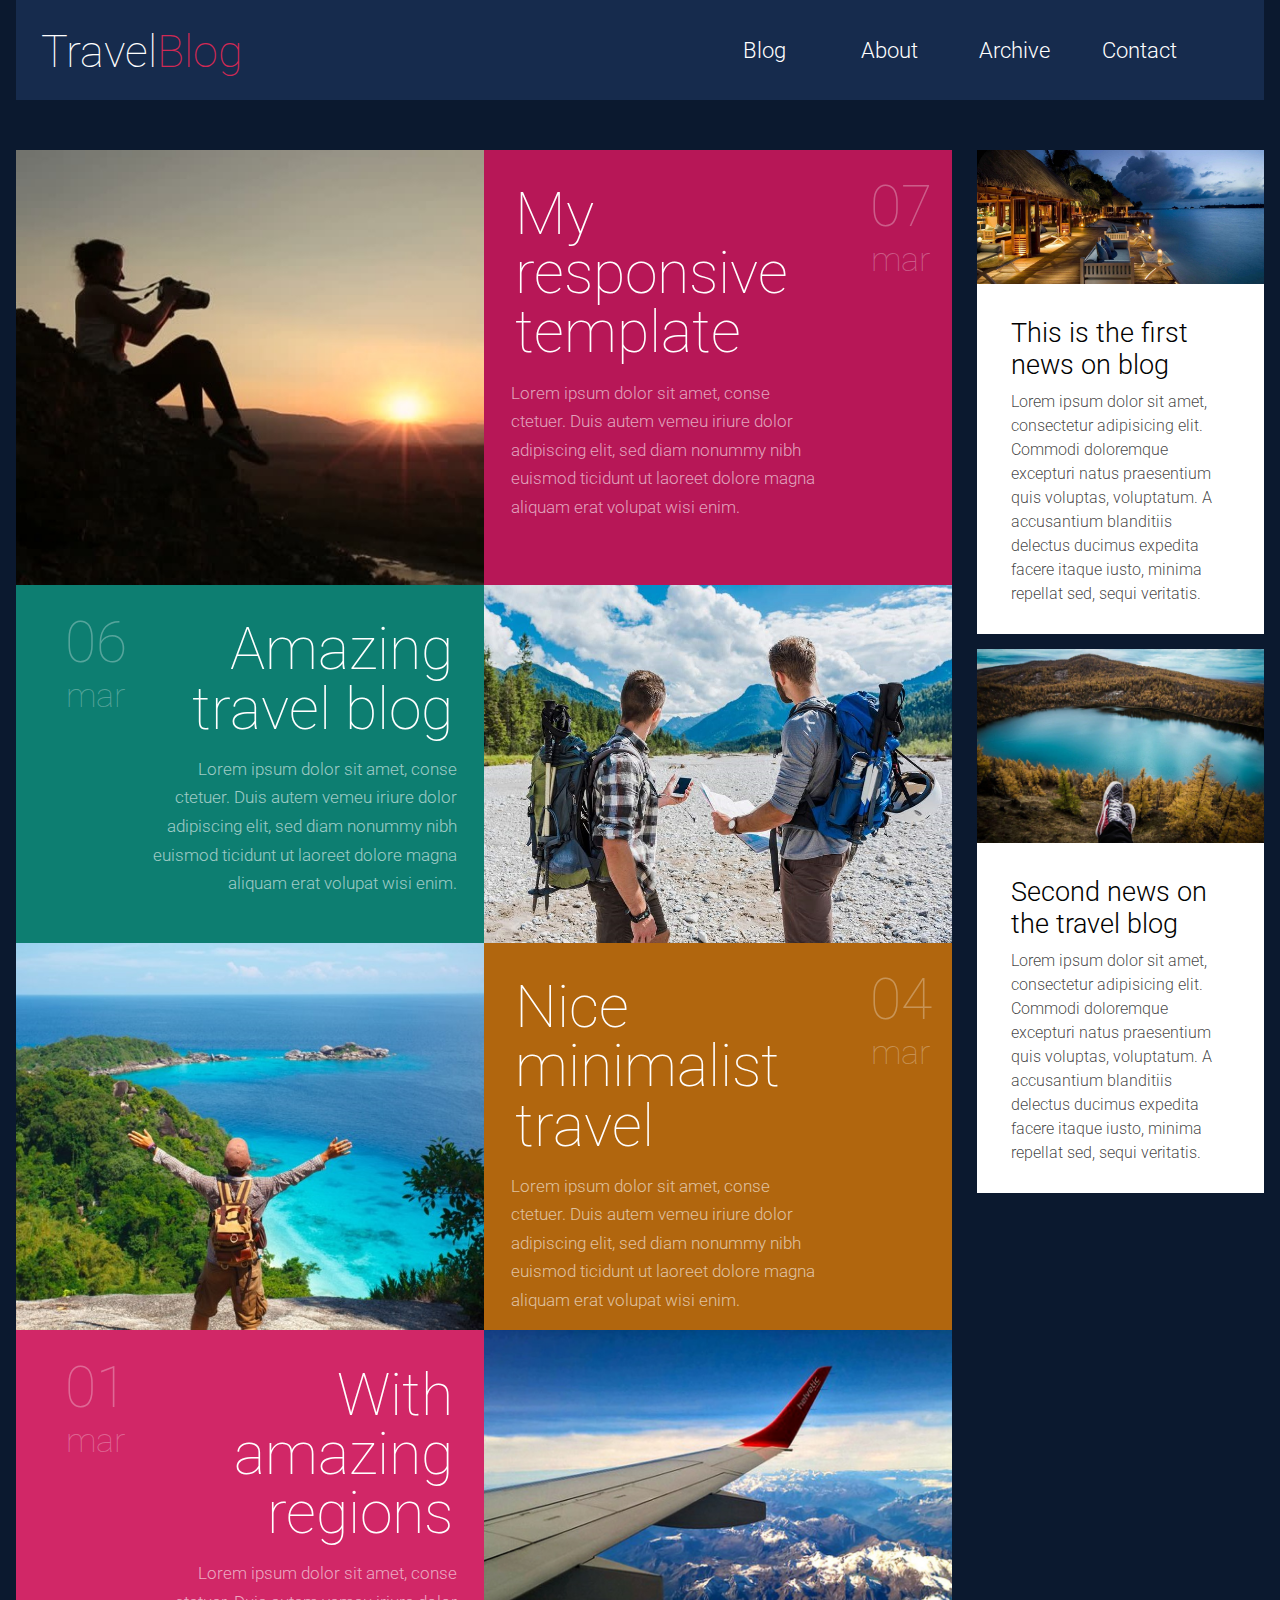
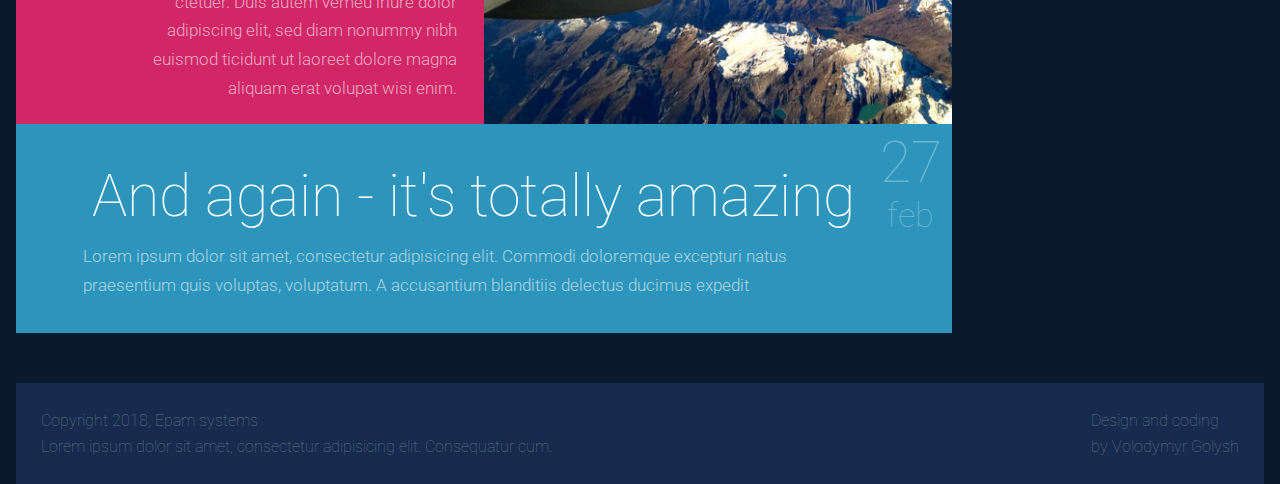
<file: FLX_homework_5/homework/src/index.html>
<!DOCTYPE html>
<html lang="zxx">
<head>
    <meta charset="UTF-8">
    <meta name="viewport" content="width=device-width, initial-scale=1.0">
    <meta http-equiv="X-UA-Compatible" content="ie=edge">
    <link rel="stylesheet" href="styles.css">
    <link href='https://fonts.googleapis.com/css?family=Roboto:400,100,300,700&subset=latin,latin-ext' rel='stylesheet'
          type='text/css'>
    <title>Responsive</title>
</head>
<body>
<header>
    <div class="top-wrapper">
        <h1>Travel<span>Blog</span></h1>

        <input type="checkbox" id="toggle" name="toggle">

        <nav class="nav-menu">
            <a role="button" tabindex="1" href="#blog" target="_self">Blog</a>
            <a role="button" tabindex="2" href="#about" target="_self">About</a>
            <a role="button" tabindex="3" href="#archive" target="_self">Archive</a>
            <a role="button" tabindex="4" href="#contact" target="_self">Contact</a>
        </nav>
        <div class="navbar">
            <label for="toggle">
                &#9776;
            </label>
        </div>
    </div>
</header>
<main>
    <section>
        <div class="article">
            <div class="post-5">
                <div class="content">
                    <div>
                        <div>
                            <h2>And again - it's totally amazing</h2>
                        </div>
                        <p>Lorem ipsum dolor sit amet, consectetur adipisicing elit. Commodi doloremque excepturi natus
                            praesentium quis voluptas, voluptatum. A accusantium blanditiis delectus ducimus expedit</p>
                    </div>
                    <div class="date">
                        <h3>27</h3>
                        <h4>feb</h4>
                    </div>
                </div>
            </div>
            <div class="post-4">
                <div>
                    <img src="../assets/post4.jpg" alt="Fourth post picture">
                    <div class="content">
                        <div>
                            <div>
                                <h2>With amazing regions</h2>
                            </div>
                            <p>Lorem ipsum dolor sit amet, conse ctetuer. Duis autem vemeu iriure dolor adipiscing elit,
                                sed diam nonummy nibh euismod ticidunt ut laoreet dolore magna aliquam erat volupat wisi
                                enim.</p>
                        </div>
                        <div class="date">
                            <h3>01</h3>
                            <h4>mar</h4>
                        </div>
                    </div>
                </div>
            </div>
            <div class="post-3">
                <div>
                    <img src="../assets/post3.jpg" alt="Third post picture">
                    <div class="content">
                        <div>
                            <div>
                                <h2>Nice minimalist travel</h2>
                            </div>
                            <p>Lorem ipsum dolor sit amet, conse ctetuer. Duis autem vemeu iriure dolor adipiscing elit,
                                sed diam nonummy nibh euismod ticidunt ut laoreet dolore magna aliquam erat volupat wisi
                                enim.</p>
                        </div>
                        <div class="date">
                            <h3>04</h3>
                            <h4>mar</h4>
                        </div>
                    </div>
                </div>
            </div>
            <div class="post-2">
                <div>
                    <img src="../assets/post2.jpg" alt="Second post picture">
                    <div class="content">
                        <div>
                            <div>
                                <h2>Amazing travel blog</h2>
                            </div>
                            <p>Lorem ipsum dolor sit amet, conse ctetuer. Duis autem vemeu iriure dolor adipiscing elit,
                                sed diam nonummy nibh euismod ticidunt ut laoreet dolore magna aliquam erat volupat wisi
                                enim.</p>
                        </div>
                        <div class="date">
                            <h3>06</h3>
                            <h4>mar</h4>
                        </div>
                    </div>
                </div>
            </div>
            <div class="post-1">
                <div>
                    <img src="../assets/post1.jpg" alt="First post picture">
                    <div class="content">
                        <div>
                            <div>
                                <h2>My responsive template</h2>
                            </div>
                            <p>Lorem ipsum dolor sit amet, conse ctetuer. Duis autem vemeu iriure dolor adipiscing elit,
                                sed diam nonummy nibh euismod ticidunt ut laoreet dolore magna aliquam erat volupat wisi
                                enim.</p>
                        </div>
                        <div class="date">
                            <h3>07</h3>
                            <h4>mar</h4>
                        </div>
                    </div>
                </div>
            </div>
        </div>
    </section>
    <aside>
        <div>
            <picture>
                <img src="../assets/news1.jpg" alt="The first news post picture">
            </picture>
            <h3>This is the first news on blog</h3>
            <p>Lorem ipsum dolor sit amet, consectetur adipisicing elit. Commodi doloremque excepturi natus
                praesentium quis voluptas, voluptatum. A accusantium blanditiis delectus ducimus expedita facere
                itaque iusto, minima repellat sed, sequi veritatis.</p>
        </div>
        <div>
            <picture>
                <img src="../assets/news2.jpg" alt="The second news post picture">
            </picture>
            <h3>Second news on the travel blog</h3>
            <p>Lorem ipsum dolor sit amet, consectetur adipisicing elit. Commodi doloremque excepturi natus
                praesentium quis voluptas, voluptatum. A accusantium blanditiis delectus ducimus expedita facere
                itaque iusto, minima repellat sed, sequi veritatis.</p>
        </div>
    </aside>
</main>
<footer>
    <div>
        <p>Copyright 2018, Epam systems</p>
        <p>Lorem ipsum dolor sit amet, consectetur adipisicing elit. Consequatur cum.</p>
    </div>
    <div>
        <p>Design and coding</p>
        <p>by Volodymyr Golysh</p>
    </div>

</footer>
</body>
</html>
</file>
<file: FL-02_group-task-2/css/style.css>
body {
  font-family: 'Roboto Mono', monospace;
}

h2 {
  margin: 0;
}

.main-wrapper {
  display: flex;
  flex-direction: column;
  align-items: center;
  justify-content: center;
  height: 90vh;
}

.infobox,
.data {
  display: flex;
}

.title {
  font-size: 20px;
  font-weight: bold;
}

.code {
  display: flex;
  flex-direction: column;
  margin: 10px;
}

.info {
  width: 34vw;
  height: 10vh;
  margin-right: 20px;
  outline: none;
  padding: 2vw;
  border: 2px solid #eee;;
  border-radius: 3px;
  cursor: default;
}

.transpile {
  height: 50px;
  width: 10vw;
  align-self: flex-end;
  background-color: #d4d4d4;
  border: none;
  border-bottom: 3px solid #c0c0c0;
  border-radius: 3px;
  font-size: 16px;
  font-weight: bold;
  cursor: pointer;
  outline: none;
  transition: 0.3s;
}

.transpile:hover {
  background: #C0C0C0;
  border-bottom: 3px solid #D4D4D4;
  transition: 0.3s;
}

.input,
.output {
  border: 2px solid #72c3df;
  border-radius: 3px;
  width: 20vw;
  height: 40vh;
  padding: 2vw;
  outline: none;
  resize: none;
}

.output { cursor: default; }
</file>
<file: FL-02_group-task/css/style.css>
body {
  font-family: 'Roboto', sans-serif;
  background-color: #e8edf0;
  box-sizing: border-box;
}

body, p, h2 {
  margin: 0;
  padding: 0;
}

b {
  font-weight: 400;
}

.main-wrapper {
  display: flex;
  justify-content: center;
}

section.wrapper {
  display: flex;
  flex-direction: row;
  justify-content: space-around;
  flex-wrap: wrap-reverse;
  position: relative;
}

.phone-wrapper {
  padding: 70px 55px 120px;
  width: 330px;
  height: 730px;
  box-sizing: border-box;
  display: flex;
  flex-direction: column;
  justify-content: center;
  border-radius: 40px 40px 40px 40px;
  transform: rotateX(54deg) rotateZ(-46deg);
  box-shadow: -33px 43px 50px -10px #AAABAF;
  position: absolute;
  top: 0;
  left: 0;
  transition-property: all;
  transition-duration: .25s;
}

.phone-pink {
  top: 263px;
  left: -423px;
  z-index: 2;
}

.phone-pink:hover {
  top: 203px;
  left: -380px;
  box-shadow: -120px 80px 150px #AAABAF;
}

.phone-green {
  top: 256px;
  left: 113px;
  z-index: 1;
}

.phone-green:hover {
  top: 214px;
  left: 190px;
  box-shadow: -120px 80px 150px #AAABAF;
}

.phone-yellow {
  order: 4;
  left: 105px;
  top: -60px;

}

.phone-yellow:hover {
  top: -100px;
  left: 168px;
  box-shadow: -120px 80px 150px #AAABAF;
}

.phone-blue {
  order: 3;
  left: -447px;
  top: -65px;
}

.phone-blue:hover {
  top: -99px;
  left: -368px;
  box-shadow: -120px 80px 150px #AAABAF;
}

.phone-wrapper:hover {
  cursor: pointer;
}

.phone-wrapper:before {
  content: '';
  position: absolute;
  top: 0;
  left: 0;
  height: 70px;
  width: 100%;
  z-index: 1;
  border-top-right-radius: 40px;
  border-top-left-radius: 40px;
}

.phone-wrapper:after {
  content: '';
  position: absolute;
  bottom: 0;
  left: 0;
  height: 90px;
  width: 100%;
  z-index: 1;
  border-bottom-right-radius: 40px;
  border-bottom-left-radius: 40px;
}

.phone-wrapper.phone-pink:before {
  background:  linear-gradient(to bottom right, #e9a1b3, #eec6d1);
}

.phone-wrapper.phone-pink:after {
  background:  linear-gradient(to bottom right, #edc2cd, #f0d8de);
}

.phone-wrapper.phone-green:before {
  background:  linear-gradient(to bottom right, #5dc8a8, #87ddcb);
}

.phone-wrapper.phone-green:after {
  background:  linear-gradient(to bottom right, #84dcc8, #9ce7dc);
}

.phone-wrapper.phone-yellow:before {
  background:  linear-gradient(to bottom right, #e7c85a, #f5e698);
}

.phone-wrapper.phone-yellow:after {
  background:  linear-gradient(to bottom right, #efdd81, #f1e899);
}

.phone-wrapper.phone-blue:before {
  background:  linear-gradient(to bottom right, #6ac4c8, #96d9db);
}

.phone-wrapper.phone-blue:after {
  background:  linear-gradient(to bottom right, #93d7d9, #afe4e5);
}

.top-speaker {
  position: absolute;
  top: 5%;
  left: 50%;
  transform: translateX(-50%);
  z-index: 5;
  width: 50px;
  height: 6px;
  border-radius: 5px;
}

.home-key {
  position: absolute;
  bottom: 2.5%;
  left: 50%;
  transform: translateX(-50%);
  z-index: 5;
  width: 50px;
  height: 50px;
  border-radius: 100%;
}

.phone-pink .top-speaker {
  background-color: #e6869d;
}

.phone-pink .home-key {
  background-color: #ebbdcd;
}

.phone-green .top-speaker {
  background-color: #32b990;
}

.phone-green .home-key {
  background-color: #54dac8;
}

.phone-yellow .top-speaker {
  background-color: #e9be31;
}

.phone-yellow .home-key {
  background-color: #eddc52;
}

.phone-blue .top-speaker {
  background-color: #39b0b5;
}

.phone-blue .home-key {
  background-color: #5cd7d6;
}

.phone-wrapper .number {
  font-size: 120px;
  line-height: 120px;
  z-index: 1;
  font-weight: 100;
  color: #323232;
  margin-bottom: 15px;
}

.phone-wrapper .subtitle {
  text-transform: uppercase;
  font-size: 16px;
  line-height: 24px;
  color: #010101;
  margin-bottom: 15px;
  z-index: 5;
}

.phone-wrapper .subtitle abbr {
  text-decoration: none;
}

.phone-wrapper h2 {
  font-size: 44px;
  line-height: 50px;
  font-weight: 300;
  margin-right: 30px;
  padding-bottom: 20px;
  position: relative;
  margin-bottom: 15px;
}

.dots {
  background: linear-gradient(0.25turn, #f99f4e, #ff558d);
  -webkit-background-clip: text;
  -webkit-text-fill-color: transparent;
  margin-left: 7px;
}

.phone-wrapper h2:after {
  content: '';
  position: absolute;
  left: 0;
  bottom: 0;
  height: 1px;
  width: 65px;
  background: linear-gradient(0.25turn, #f99f4e, #fc7470, #ff558d);
}

.phone-wrapper .desc {
  text-transform: uppercase;
  font-size: 16px;
  line-height: 24px;
  color: #010101;
  margin-bottom: 35px;
  z-index: 5;
}

.desc span {
  display: block;
}

.phone-wrapper .author {
  color: #010101;
  font-size: 14px;
  line-height: 20px;
  padding-left: 40px;
  padding-top: 13px;
  position: relative;
}

.phone-wrapper .author:before {
  content: '';
  position: absolute;
  left: 0;
  top: 50%;
  width: 25px;
  height: 39px;
  background-size: cover;
  background-image: url(../images/cube_icon.png);
  transform: translateY(-50%);
}

.side-top {
  background: #585858;
  width: 100%;
  height: 90px;
  border-top-left-radius: 50px;
  border-top-right-radius: 40px;
  position: absolute;
  top: 2px;
  left: -10px;
}

.side-middle {
  background: #CDD0D5;
  width: 100%;
  height: 90%;
  position: absolute;
  top: 46px;
  clip-path: polygon(30px 0, 627px 0, 627px 627px, 0 627px, 0 35px);
  left: -10px;
}

.side-bottom {
  background: #585858;
  width: 102%;
  height: 101px;
  border-bottom-left-radius: 40px;
  border-bottom-right-radius: 50px;
  position: absolute;
  top: 640px;
  left: -10px;
  clip-path: polygon(30px -20px, 627px 0, 627px 627px, 0 627px, 0 10px);
}

.screen {
  background: #f3f3f3;
  position: absolute;
  width: 100%;
  height: 80%;
  top: 70px;
  left: 0;
}

.pink-dark {
  background-color: #b87f8e;
}

.green-dark {
  background-color: #499e85;
}

.yellow-dark {
  background-color: #e7c85a;
}

.cyan-dark {
  background-color: #51989a;
}

.pink-light {
  background:  linear-gradient(to bottom right, #d0aeb6, #e1ced3);
}

.green-light {
  background:  linear-gradient(to bottom right, #68c1b1, #7ed8d0);
}

.yellow-light {
  background:  linear-gradient(to bottom right, #d1c265, #e1d97a);
}

.cyan-light {
  background:  linear-gradient(to bottom right, #72bdbe, #8dd6d7);
}

.bottom-decoration {
  position: absolute;
  top: 97.3%;
  left: 27%;
  display: flex;
  justify-content: flex-start;
  width: 80%;
  height: 11px;
  transform: skewX(-50deg);
}

.bottom-decoration::after,
.bottom-decoration::before {
  content: "........";
  font-size: 180%;
  color: #0000005e;
}

.charging-port {
  width: 40px;
  height: 5px;
  margin: 23px 18px;
  background: linear-gradient(#ffffff45, #00000045);
  border-radius: 20%;
}
</file>
<file: FLX_homework_11/homework/assets/material-icons/material-icons.css>
@font-face {
  font-family: 'Material Icons';
  font-style: normal;
  font-weight: 400;
  src: url(MaterialIcons-Regular.eot); /* For IE6-8 */
  src: local('Material Icons'),
       local('MaterialIcons-Regular'),
       url(MaterialIcons-Regular.woff2) format('woff2'),
       url(MaterialIcons-Regular.woff) format('woff'),
       url(MaterialIcons-Regular.ttf) format('truetype');
}

.material-icons {
  font-family: 'Material Icons';
  font-weight: normal;
  font-style: normal;
  font-size: 24px;  /* Preferred icon size */
  display: inline-block;
  line-height: 1;
  text-transform: none;
  letter-spacing: normal;
  word-wrap: normal;
  white-space: nowrap;
  direction: ltr;

  /* Support for all WebKit browsers. */
  -webkit-font-smoothing: antialiased;
  /* Support for Safari and Chrome. */
  text-rendering: optimizeLegibility;

  /* Support for Firefox. */
  -moz-osx-font-smoothing: grayscale;

  /* Support for IE. */
  font-feature-settings: 'liga';
}
</file>
<file: FLX_homework_11/homework/assets/styles.css>
* {
    margin: 0;
    padding: 0;
    font-family: sans-serif;
}
.material-icons {
    font-size: 30px;
}
.material-icons::selection {
    background: transparent;
}
#root {
    height: 560px;
    width: 550px;
    margin: 50px auto;
    border: 1px solid #000;
}
h1 {
    margin-top: 30px;
    font-weight: 100;
    text-align: center;
    font-size: 24px;
}
#info {
    visibility: hidden;
    text-align: center;
    width: 100%;
}
#inputWrapper {
    display: flex;
    margin: 0 25px 15px;
    width: 500px;
    align-items: center;
    justify-content: space-around;
}
#inputForm {
    height: 19px;
    width: 450px;
    border: 1px solid #000;
}
#inputForm::placeholder {
    padding-left: 2px;
    color: #b4b4b4;
}
#addBtn, .remove {
    height: 30px;
    width: 30px;
    font-size: 30px;
    border: transparent;
    background-color: transparent;
    box-sizing: border-box;
}
.remove {
    padding-left: 6px;
}
#addBtn:hover, .remove:hover, label:hover, .task:hover {
    cursor: pointer;
}
#listWrapper {
    border-top: 2px solid #000;
    margin: 0 16px;
    width: 500px;
    height: 350px;
    overflow-y: auto;
    overflow-x: hidden;
    padding-top: 10px;
    box-sizing: border-box;
}
#tasksList {
    margin-left: 10px;
}
#paw {
    width: 70px;
    display: block;
    margin: 0 auto;
}
.chk, .checked, .rmv {
    display: none;
}
.chk:checked ~ .checked {
    display: inline-block;
}
.chk:checked ~ .unchecked {
    display: none;
}
.rmv:checked ~ .remove {
    display: inline-block;
}
.task {
    display: flex;
    justify-content: space-between;
    cursor: move;
}
p {
    line-height: 32px;
    font-size: 16px;
    width: 425px;
}
#helper {
    height: 50px;
    visibility: hidden;
}
</file>
<file: FLX_homework_2/homework/css/general.css>
/* 

please don't edit this styles

*/

h2.tm-section-title {
    color: lightskyblue;
}

a:focus {
    color: #666;
    outline: 0
}

ul {
    padding: 0;
    margin: 0
}

body {
    background-color: #f5f5f5;
    color: #000;
    font-family: 'Open Sans', Helvetica, Arial, sans-serif;
    font-size: 16px;
    font-weight: 300;
    padding-top: 30px;
    overflow-x: hidden
}

section:before {
    position: absolute;
    z-index: 1
}

.box,
.tm-content-box,
.tm-main-nav {
    background-color: #fff
}

.tm-sidebar {
    z-index: 10;
    position: fixed;
    left: 0;
    right: 0;
    top: 0;
    width: 100%;
}

.tm-sidebar ul{
    margin: 0px;
    display: flex;
}

.tm-main-nav {
    font-size: 1.5em;
    text-align: center
}

.tm-nav-item {
    list-style: none;
    width: 100%;
}

.tm-nav-item-link {
    border: 1px solid transparent;
    color: #666;
    display: block;
    padding: 10px;
    width: 100%;
    -webkit-transition: all .3s ease;
    transition: all .3s ease
}

.carousel-indicators li,
.tm-banner-inner {
    border: 1px solid lightgrey
}


.tm-nav-item-link.active,
.tm-nav-item-link:hover {
    color: #666;
    text-decoration: none;
}

.tm-nav-item-link:focus {
    text-decoration: none
}

.tm-banner-text,
.tm-banner-title,
.tm-section-title {
    color: #666;
    font-weight: 300;
    margin: 0
}

.tm-section-title {
    margin-bottom: 20px
}

.tm-section-title-box {
    margin-bottom: 0
}

.tm-banner-title {
    font-size: 3.3em;
    letter-spacing: 2px;
    text-transform: uppercase
}

.tm-main-content {
    padding-top: 70px;
}

.tm-content-box {
    overflow: hidden;
    margin-bottom: 30px
}

.padding-medium {
    padding: 40px
}

.tm-banner {
    padding: 30px
}

.tm-banner-inner {
    padding: 30px 0;
    height: 100%;
    text-align: center;
    display: flex;
    -webkit-box-orient: vertical;
    -webkit-box-direction: normal;
    -webkit-flex-direction: column;
    -ms-flex-direction: column;
    flex-direction: column;
    -webkit-box-align: center;
    -webkit-align-items: center;
    -ms-flex-align: center;
    align-items: center;
    -webkit-box-pack: center;
    -webkit-justify-content: center;
    -ms-flex-pack: center;
    justify-content: center
}

.tm-banner-inner img{
    width: 120px;
}

.tm-banner-text {
    font-size: 1.4em
}

.boxes,
.tm-box-bg-title {
    display: -webkit-box;
    display: -webkit-flex;
    display: -ms-flexbox
}

/*.flex-item {*/
    /*-webkit-box-flex: 0 1 auto;*/
    /*-webkit-flex: 0 1 auto;*/
    /*-ms-flex: 0 1 auto;*/
    /*flex: 0 1 auto*/
/*}*/

.section-description {
    line-height: 1.8;
    margin-bottom: 25px
}

.section-description:last-child {
    margin-bottom: 0
}

.tm-team-description-container {
    max-width: 500px
}

.tm-team-info {
    display: flex
}

.box {
    list-style: none;
    width: 33.3333%;
    height: auto;
}

.box-bg {
    position: relative
}

.box-img {
    width: 100%;
}

.tm-box-bg-title {
    position: absolute;
    top: 0;
    right: 0;
    bottom: 0;
    left: 0;
    display: flex;
    -webkit-box-align: center;
    -webkit-align-items: center;
    -ms-flex-align: center;
    align-items: center;
    -webkit-box-pack: center;
    -webkit-justify-content: center;
    -ms-flex-pack: center;
    justify-content: center
}

.boxes {
    display: flex;
    -webkit-flex-wrap: wrap;
    -ms-flex-wrap: wrap;
    flex-wrap: wrap
}

.gallery-container a {
    cursor: -webkit-zoom-in;
    cursor: zoom-in
}

.carousel {
    position: relative;
    height: auto;
    padding: 50px 50px 80px;
    text-align: center
}

.carousel-indicators {
    bottom: 30px
}

.carousel-content {
    color: #000;
    display: -webkit-box;
    display: -webkit-flex;
    display: -ms-flexbox;
    display: flex;
    -webkit-box-align: center;
    -webkit-align-items: center;
    -ms-flex-align: center;
    align-items: center
}

.carousel-indicators .active {
    background-color: lightgrey
}

.contact-form {
    overflow: hidden
}

.form-control {
    border-radius: 0;
    font-size: 1em
}

.form-control:focus {
    border-color: lightgrey;
    box-shadow: inset 0 1px 1px rgba(0, 0, 0, .075), 0 0 8px rgba(153, 153, 153, .45)
}

.form-group {
    margin-bottom: 20px
}

.form-group-2-col-left {
    padding-left: 0;
    padding-right: 5px
}

.form-group-2-col-right {
    padding-right: 0;
    padding-left: 5px
}

.mandatory-field:after {
    position: absolute;
    top: 0;
    right: 7px
}

.carousel-inner>.carousel-item>a>img, .carousel-inner>.carousel-item>img, .img-contact-us {
    width: 100%;
}

.tm-footer {
    color: #666;
    padding-bottom: 15px
}
</file>
<file: FLX_homework_2/homework/css/style.css>
.tm-section-title-box:hover {
    background-color: #84c6ff;
    color: #ffffff;
}
p:first-letter {
    color: #87CEFA;
    font-size: 30px;
}
.tm-main-nav, .tm-content-header, section {
    box-shadow: 0 0 10px;
}
.flex-item {
    display: flex;
    flex-direction: column;
    justify-content: center;
}
.flex-2-col {
    display: flex;
}

#ideas .tm-section-title {
    color: gainsboro;
    letter-spacing: 5px;
}
h2 + p {
    font-style: italic;
}
section:nth-child(2) p:first-letter {
    margin-left: 30px;
}
.heading li a {
    color: #000;
}
.heading li a:visited {
    text-decoration: underline;
}
.heading li a:hover {
    text-decoration: underline double;
    color: #87cefa;
}
.heading li:nth-child(1)::after, .heading li:nth-child(3)::after {
    content: 'New';
    color: red;
    vertical-align: super;
    font-size: small;
}
.box-work {
    padding: 10px;
}
.box-work p:first-letter, .box-work p  {
    color: rgba(0, 0, 0, 0.57);
}
.box-work:nth-child(even) {
    background-color: #f5f5f5;
}
.mandatory-field::after {
    content: '*';
    color: #ff0000;
    font-weight: bold;
}
.submit-btn {
    float: right;
    background-color: white;
    color: #87cefa;
    border-color: #87cefa;
    border-radius: 1px;
    font-size: 20px;
    font-weight: lighter;
    line-height: 40px;
    padding: 10px 55px;
}
.submit-btn:hover {
    background-color: #87cefa;
    border-color: #6DADD7;
}
.tm-nav-item:hover {
    background-color: #f5f5f5;
}

@media screen {
    section::before {
        content: '';
        border-style: solid;
        border-width: 40px 250px 0 0;
        border-color: #87cefa transparent;
    }
    .tm-banner {
        border: #f5f5f5 solid 30px;
        padding: 0;
    }
}

@media print {
    .tm-sidebar, #about, .heading, .blocks, #ideas, .img-contact-us, #contact  {
        display: none;
    }
    h2.tm-section-title {
        color: #0000FF;
    }
    .padding-medium {
        padding-top: 0;
    }
    .flex-2-col {
        display: flex;
    }
    .flex-item img {
        width: 300px;
    }
    .tm-content-box {
        margin: 0;
    }
}
</file>
<file: FLX_homework_3/homework/css/style1.css>
html {
  overflow: scroll; }
  html::-webkit-scrollbar {
    width: 0px;
    background: transparent; }
  html body {
    margin: 0;
    padding: 0;
    background-color: #fff; }
    html body .main-wrapper header {
      width: 100vw;
      height: 100vh;
      background: url("../img/header_background_v1.jpg") no-repeat top/cover; }
      html body .main-wrapper header .top-wrapper {
        display: flex;
        width: 100vw;
        justify-content: space-between; }
        html body .main-wrapper header .top-wrapper nav {
          height: 60px;
          margin-right: 100px; }
          html body .main-wrapper header .top-wrapper nav a {
            font: normal 300 15px/24px Roboto, Ubuntu, Cantarell, Helvetica, sans-serif;
            color: #fff;
            text-transform: uppercase;
            font-weight: 700;
            text-decoration: none;
            margin: 0;
            text-align: center; }
            html body .main-wrapper header .top-wrapper nav a:after {
              content: '';
              display: inline-block;
              height: 60px;
              margin: 0 8vw;
              border-left: #607d8b solid 2px;
              vertical-align: middle; }
            html body .main-wrapper header .top-wrapper nav a:last-child:after {
              display: none; }
        html body .main-wrapper header .top-wrapper .logo img {
          height: 150px; }
      html body .main-wrapper header section h1, html body .main-wrapper header section main #contact h4, html body .main-wrapper main #contact header section h4 {
        font: normal 300 15px/24px Roboto, Ubuntu, Cantarell, Helvetica, sans-serif;
        color: #fff;
        text-transform: uppercase;
        font-weight: 700;
        text-decoration: none;
        margin: 0;
        font-size: 24px;
        text-align: center;
        margin-top: 35vh; }
      html body .main-wrapper header section a {
        font: normal 300 15px/24px Roboto, Ubuntu, Cantarell, Helvetica, sans-serif;
        color: #fff;
        text-transform: uppercase;
        font-weight: 700;
        text-decoration: none;
        margin: 0;
        background: #01acac;
        color: #fff;
        display: block;
        width: 200px;
        height: 50px;
        text-align: center;
        line-height: 50px;
        margin: 20px auto;
        font-weight: 500; }
    html body .main-wrapper main {
      width: 65vw;
      margin: auto; }
      html body .main-wrapper main .toolbar {
        display: flex;
        height: 80px;
        justify-content: flex-end; }
        html body .main-wrapper main .toolbar input {
          margin: 20px 6px;
          width: 200px;
          height: 40px;
          box-sizing: border-box;
          padding-left: 20px;
          background-color: #fff;
          border: #607d8b solid 1px; }
          html body .main-wrapper main .toolbar input::placeholder {
            font: normal 300 15px/24px Roboto, Ubuntu, Cantarell, Helvetica, sans-serif;
            color: #000000;
            text-decoration: none;
            margin: 0;
            font: normal 300 15px/24px Roboto, Ubuntu, Cantarell, Helvetica, sans-serif;
            font-size: 14px; }
      html body .main-wrapper main #list h1, html body .main-wrapper main #list #contact h4, html body .main-wrapper main #contact #list h4 {
        font: normal 300 15px/24px Roboto, Ubuntu, Cantarell, Helvetica, sans-serif;
        color: #fff;
        text-transform: uppercase;
        font-weight: 700;
        text-decoration: none;
        margin: 0;
        color: #000000;
        font-size: 23px;
        display: flex;
        justify-content: flex-end;
        margin: 0; }
      html body .main-wrapper main #list article {
        display: flex;
        background-color: #efefef;
        margin-bottom: 20px; }
        html body .main-wrapper main #list article:last-child {
          margin-bottom: 60px; }
        html body .main-wrapper main #list article img {
          height: 280px;
          margin: 10px; }
        html body .main-wrapper main #list article div {
          margin: 7px 7px 5px 0px; }
          html body .main-wrapper main #list article div .post .post-description {
            font: normal 300 15px/24px Roboto, Ubuntu, Cantarell, Helvetica, sans-serif;
            color: #000000;
            text-decoration: none;
            margin: 0;
            font-size: 12px;
            color: #db0000;
            margin-left: 5px; }
          html body .main-wrapper main #list article div .post h3 {
            font: normal 300 15px/24px Roboto, Ubuntu, Cantarell, Helvetica, sans-serif;
            color: #fff;
            text-transform: uppercase;
            font-weight: 700;
            text-decoration: none;
            margin: 0;
            color: #0097a7;
            font-size: 17.5px; }
            html body .main-wrapper main #list article div .post h3:before {
              content: '';
              display: block;
              margin: 5px;
              border-bottom: #607d8b solid 1px;
              width: 100%; }
          html body .main-wrapper main #list article div .post p {
            font: normal 300 15px/24px Roboto, Ubuntu, Cantarell, Helvetica, sans-serif;
            color: #000000;
            text-decoration: none;
            margin: 0;
            margin-top: 5px;
            height: 150px; }
          html body .main-wrapper main #list article div .btn {
            border: none;
            font: normal 300 15px/24px Roboto, Ubuntu, Cantarell, Helvetica, sans-serif;
            color: #fff;
            text-transform: uppercase;
            font-weight: 700;
            text-decoration: none;
            margin: 0;
            font: normal 300 15px/24px Roboto, Ubuntu, Cantarell, Helvetica, sans-serif;
            color: #fff;
            background-color: #01acac;
            font-size: 14px;
            float: right;
            margin: 10px;
            height: 40px;
            width: 200px;
            font-weight: 500; }
      html body .main-wrapper main #about {
        margin: 0 15px 60px; }
        html body .main-wrapper main #about h1, html body .main-wrapper main #about #contact h4, html body .main-wrapper main #contact #about h4 {
          font: normal 300 15px/24px Roboto, Ubuntu, Cantarell, Helvetica, sans-serif;
          color: #fff;
          text-transform: uppercase;
          font-weight: 700;
          text-decoration: none;
          margin: 0;
          color: #000000;
          font-size: 23px;
          display: flex;
          justify-content: flex-end;
          margin: 0; }
        html body .main-wrapper main #about p {
          font: normal 300 15px/24px Roboto, Ubuntu, Cantarell, Helvetica, sans-serif;
          color: #000000;
          text-decoration: none;
          margin: 0;
          margin: 5px 0 20px; }
        html body .main-wrapper main #about img {
          width: 100%; }
      html body .main-wrapper main #contact h1, html body .main-wrapper main #contact h4 {
        font: normal 300 15px/24px Roboto, Ubuntu, Cantarell, Helvetica, sans-serif;
        color: #fff;
        text-transform: uppercase;
        font-weight: 700;
        text-decoration: none;
        margin: 0;
        color: #000000;
        font-size: 23px;
        display: flex;
        justify-content: flex-end;
        margin: 0; }
      html body .main-wrapper main #contact h4 {
        font-size: 15px;
        margin-bottom: 20px; }
      html body .main-wrapper main #contact form .contact {
        display: flex;
        justify-content: space-between; }
        html body .main-wrapper main #contact form .contact p {
          font: normal 300 15px/24px Roboto, Ubuntu, Cantarell, Helvetica, sans-serif;
          color: #000000;
          text-decoration: none;
          margin: 0;
          color: #0097a7;
          display: flex;
          justify-content: flex-end;
          color: #0097a7; }
          html body .main-wrapper main #contact form .contact p:after {
            content: '*';
            margin-left: 5px; }
        html body .main-wrapper main #contact form .contact input {
          border: #607d8b solid 1px;
          background-color: #fff;
          width: 32vw;
          height: 50px;
          margin-bottom: 20px; }
      html body .main-wrapper main #contact form .question p {
        font: normal 300 15px/24px Roboto, Ubuntu, Cantarell, Helvetica, sans-serif;
        color: #000000;
        text-decoration: none;
        margin: 0;
        color: #0097a7;
        display: flex;
        justify-content: flex-end;
        color: #0097a7; }
      html body .main-wrapper main #contact form .question textarea {
        border: #607d8b solid 1px;
        width: 64.8vw;
        background-color: #fff; }
      html body .main-wrapper main #contact form .btn {
        border: none;
        font: normal 300 15px/24px Roboto, Ubuntu, Cantarell, Helvetica, sans-serif;
        color: #fff;
        text-transform: uppercase;
        font-weight: 700;
        text-decoration: none;
        margin: 0;
        font: normal 300 15px/24px Roboto, Ubuntu, Cantarell, Helvetica, sans-serif;
        color: #fff;
        background-color: #01acac;
        font-size: 14px;
        float: right;
        margin: 10px;
        height: 40px;
        width: 200px;
        font-weight: 500;
        margin: 15px 0; }
    html body .main-wrapper footer {
      clear: both; }
      html body .main-wrapper footer span {
        font: normal 300 15px/24px Roboto, Ubuntu, Cantarell, Helvetica, sans-serif;
        color: #000000;
        text-decoration: none;
        margin: 0;
        font-size: 12px;
        margin: 20px; }
</file>
<file: FLX_homework_3/homework/css/style2.css>
html {
  overflow: scroll; }
  html::-webkit-scrollbar {
    width: 0px;
    background: transparent; }
  html body {
    margin: 0;
    padding: 0;
    background-color: #efefef; }
    html body .main-wrapper header {
      width: 100vw;
      height: 100vh;
      background: url("../img/header_background_v2.jpg") no-repeat top/cover; }
      html body .main-wrapper header .top-wrapper {
        display: flex;
        width: 100vw;
        justify-content: space-between; }
        html body .main-wrapper header .top-wrapper nav {
          height: 60px;
          margin-right: 100px; }
          html body .main-wrapper header .top-wrapper nav a {
            font: normal 18px/26px "Palatino Linotype", "Book Antiqua", Palatino, serif;
            color: #ff5743;
            text-transform: uppercase;
            font-weight: 700;
            text-decoration: none;
            margin: 0;
            text-align: center; }
            html body .main-wrapper header .top-wrapper nav a:after {
              content: '';
              display: inline-block;
              height: 60px;
              margin: 0 8vw;
              border-left: #cfd8dc solid 2px;
              vertical-align: middle; }
            html body .main-wrapper header .top-wrapper nav a:last-child:after {
              display: none; }
        html body .main-wrapper header .top-wrapper .logo img {
          height: 150px; }
      html body .main-wrapper header section h1, html body .main-wrapper header section main #contact h4, html body .main-wrapper main #contact header section h4 {
        font: normal 18px/26px "Palatino Linotype", "Book Antiqua", Palatino, serif;
        color: #ff5743;
        text-transform: uppercase;
        font-weight: 700;
        text-decoration: none;
        margin: 0;
        font-size: 24px;
        text-align: center;
        margin-top: 35vh; }
      html body .main-wrapper header section a {
        font: normal 18px/26px "Palatino Linotype", "Book Antiqua", Palatino, serif;
        color: #ff5743;
        text-transform: uppercase;
        font-weight: 700;
        text-decoration: none;
        margin: 0;
        background: #0401ac;
        color: #fff;
        display: block;
        width: 200px;
        height: 50px;
        text-align: center;
        line-height: 50px;
        margin: 20px auto;
        font-weight: 500; }
    html body .main-wrapper main {
      width: 65vw;
      margin: auto; }
      html body .main-wrapper main .toolbar {
        display: flex;
        height: 80px;
        justify-content: flex-end; }
        html body .main-wrapper main .toolbar input {
          margin: 20px 6px;
          width: 200px;
          height: 40px;
          box-sizing: border-box;
          padding-left: 20px;
          background-color: #efefef;
          border: #cfd8dc solid 1px; }
          html body .main-wrapper main .toolbar input::placeholder {
            font: normal 18px/26px "Palatino Linotype", "Book Antiqua", Palatino, serif;
            color: #757589;
            text-decoration: none;
            margin: 0;
            font: normal 18px/26px Roboto, Ubuntu, Cantarell, Helvetica, sans-serif;
            font-size: 14px; }
      html body .main-wrapper main #list h1, html body .main-wrapper main #list #contact h4, html body .main-wrapper main #contact #list h4 {
        font: normal 18px/26px "Palatino Linotype", "Book Antiqua", Palatino, serif;
        color: #ff5743;
        text-transform: uppercase;
        font-weight: 700;
        text-decoration: none;
        margin: 0;
        color: #757589;
        font-size: 23px;
        display: flex;
        justify-content: flex-end;
        margin: 0; }
      html body .main-wrapper main #list article {
        display: flex;
        background-color: #fff;
        margin-bottom: 20px; }
        html body .main-wrapper main #list article:last-child {
          margin-bottom: 60px; }
        html body .main-wrapper main #list article img {
          height: 280px;
          margin: 10px; }
        html body .main-wrapper main #list article div {
          margin: 7px 7px 5px 0px; }
          html body .main-wrapper main #list article div .post .post-description {
            font: normal 18px/26px "Palatino Linotype", "Book Antiqua", Palatino, serif;
            color: #757589;
            text-decoration: none;
            margin: 0;
            font-size: 12px;
            color: #bdbdbd;
            margin-left: 5px; }
          html body .main-wrapper main #list article div .post h3 {
            font: normal 18px/26px "Palatino Linotype", "Book Antiqua", Palatino, serif;
            color: #ff5743;
            text-transform: uppercase;
            font-weight: 700;
            text-decoration: none;
            margin: 0;
            color: #5d8882;
            font-size: 17.5px; }
            html body .main-wrapper main #list article div .post h3:before {
              content: '';
              display: block;
              margin: 5px;
              border-bottom: #cfd8dc solid 1px;
              width: 100%; }
          html body .main-wrapper main #list article div .post p {
            font: normal 18px/26px "Palatino Linotype", "Book Antiqua", Palatino, serif;
            color: #757589;
            text-decoration: none;
            margin: 0;
            margin-top: 5px;
            height: 150px; }
          html body .main-wrapper main #list article div .btn {
            border: none;
            font: normal 18px/26px "Palatino Linotype", "Book Antiqua", Palatino, serif;
            color: #ff5743;
            text-transform: uppercase;
            font-weight: 700;
            text-decoration: none;
            margin: 0;
            font: normal 18px/26px Roboto, Ubuntu, Cantarell, Helvetica, sans-serif;
            color: #fff;
            background-color: #0401ac;
            font-size: 14px;
            float: right;
            margin: 10px;
            height: 40px;
            width: 200px;
            font-weight: 500; }
      html body .main-wrapper main #about {
        margin: 0 15px 60px; }
        html body .main-wrapper main #about h1, html body .main-wrapper main #about #contact h4, html body .main-wrapper main #contact #about h4 {
          font: normal 18px/26px "Palatino Linotype", "Book Antiqua", Palatino, serif;
          color: #ff5743;
          text-transform: uppercase;
          font-weight: 700;
          text-decoration: none;
          margin: 0;
          color: #757589;
          font-size: 23px;
          display: flex;
          justify-content: flex-end;
          margin: 0; }
        html body .main-wrapper main #about p {
          font: normal 18px/26px "Palatino Linotype", "Book Antiqua", Palatino, serif;
          color: #757589;
          text-decoration: none;
          margin: 0;
          margin: 5px 0 20px; }
        html body .main-wrapper main #about img {
          width: 100%; }
      html body .main-wrapper main #contact h1, html body .main-wrapper main #contact h4 {
        font: normal 18px/26px "Palatino Linotype", "Book Antiqua", Palatino, serif;
        color: #ff5743;
        text-transform: uppercase;
        font-weight: 700;
        text-decoration: none;
        margin: 0;
        color: #757589;
        font-size: 23px;
        display: flex;
        justify-content: flex-end;
        margin: 0; }
      html body .main-wrapper main #contact h4 {
        font-size: 15px;
        margin-bottom: 20px; }
      html body .main-wrapper main #contact form .contact {
        display: flex;
        justify-content: space-between; }
        html body .main-wrapper main #contact form .contact p {
          font: normal 18px/26px "Palatino Linotype", "Book Antiqua", Palatino, serif;
          color: #757589;
          text-decoration: none;
          margin: 0;
          color: #5d8882;
          display: flex;
          justify-content: flex-end;
          color: #607d98; }
          html body .main-wrapper main #contact form .contact p:after {
            content: '*';
            margin-left: 5px; }
        html body .main-wrapper main #contact form .contact input {
          border: #cfd8dc solid 1px;
          background-color: #efefef;
          width: 32vw;
          height: 50px;
          margin-bottom: 20px; }
      html body .main-wrapper main #contact form .question p {
        font: normal 18px/26px "Palatino Linotype", "Book Antiqua", Palatino, serif;
        color: #757589;
        text-decoration: none;
        margin: 0;
        color: #5d8882;
        display: flex;
        justify-content: flex-end;
        color: #607d98; }
      html body .main-wrapper main #contact form .question textarea {
        border: #cfd8dc solid 1px;
        width: 64.8vw;
        background-color: #efefef; }
      html body .main-wrapper main #contact form .btn {
        border: none;
        font: normal 18px/26px "Palatino Linotype", "Book Antiqua", Palatino, serif;
        color: #ff5743;
        text-transform: uppercase;
        font-weight: 700;
        text-decoration: none;
        margin: 0;
        font: normal 18px/26px Roboto, Ubuntu, Cantarell, Helvetica, sans-serif;
        color: #fff;
        background-color: #0401ac;
        font-size: 14px;
        float: right;
        margin: 10px;
        height: 40px;
        width: 200px;
        font-weight: 500;
        margin: 15px 0; }
    html body .main-wrapper footer {
      clear: both; }
      html body .main-wrapper footer span {
        font: normal 18px/26px "Palatino Linotype", "Book Antiqua", Palatino, serif;
        color: #757589;
        text-decoration: none;
        margin: 0;
        font-size: 12px;
        margin: 20px; }
</file>
<file: FLX_homework_4/homework/css/style.css>
* {
    margin: 0;
    padding: 0;
    text-decoration: none;
}

html {
    overflow: scroll;
}

html::-webkit-scrollbar {
    width: 0px;
    background: transparent;
}

body {
    background-color: #F0F0F0;
    color: #000000;
    font-family: 'Open Sans', Helvetica, Arial, sans-serif;
    font-size: 14px;
    font-weight: 300;
    overflow-x: hidden
}

.bold {
    font-weight: 900;
}

.top-wrapper {
    width: 100vw;
    height: 830px;
    background: url("../img/sample2.jpg") no-repeat top/cover;
    color: #FFFFFF;
}

a {
    color: #FFFFFF;
}

.top-wrapper > div {
    display: flex;
    justify-content: space-between;
}

.top-wrapper h2 {
    text-transform: uppercase;
    letter-spacing: 2px;
    font-weight: 500;
    margin: 50px;
    font-size: 14px;
}

.top-wrapper > div > div {
    display: flex;
    justify-content: space-between;
    width: 150px;
    margin: 50px;
}

.header-text {
    text-align: center;
}

.header-text > h1 {
    text-transform: uppercase;
    font-size: 50px;
    font-weight: 500;
    letter-spacing: 8px;
    margin-top: 245px;
}

.header-text > h1 > span {
    font-size: 90px;
}

.header-buttons {
    display: flex;
    justify-content: space-around;
    margin-top: 170px;
}

.btn-header {
    height: 50px;
    width: 200px;
    border: #FFFFFF 2px solid;
    background-color: #00000060;
    color: #FFFFFF;
    font-size: 14px;
}

.btn-header:hover {
    cursor: pointer;
    background-color: #FFFFFF40;
}

header:after {
    content: '';
    border-style: solid;
    border-width: 0 100vw 225px 0;
    border-color: transparent #000000;
    position: absolute;
}

.text-after-header > p {
    display: block;
    z-index: 1;
    position: absolute;
    top: 835px;
    right: 20px;
    width: 48vw;
}

.text-after-header > div {
    color: #000000;
    margin: 210px 50px;
    font-size: 18px;
    width: 40vw;
}

main {
    margin-top: 200px;
}

.featured h2 {
    text-align: center;
    font-weight: 500;
}

.article-wrapper {
    display: flex;
    justify-content: space-between;
}

.image {
    background: url(../img/sample.jpg) no-repeat top/cover;
    filter: brightness(85%);
    width: 48vw;
    margin: 45px 50px;
    height: 295px;
}

.likes {
    background-color: #00000066;
    position: relative;
    top: -320px;
    left: 46vw;
    width: 60px;
}

.likes p {
    text-align: center;
    line-height: 30px;
    border: #FFFFFF solid 2px;
    color: #FFFFFF;
}

.article-wrapper > div:first-child > p {
    position: relative;
    top: -110px;
    left: 70px;
    color: #FFFFFF;
}

.article-wrapper > div:last-child {
    display: flex;
    flex-direction: column;
    justify-content: space-around;
    margin: 50px 15px;
    height: 300px;
    width: 45vw;
    text-align: center;
}

.article-wrapper > div:last-child > p {
    margin-top: 15px;
}

.explore {
    background: #FFFFFF;
    display: flex;
    justify-content: space-around;
    align-items: center;
    height: 250px;
    width: 100vw;
}

.explore > div {
    box-shadow: 0px 2px 5px #00000085;
    height: 110px;
    width: 270px;
    padding: 1vw;
}

.btn-explore {
    height: 35px;
    width: 100%;
    margin: 5% auto;
    border: #FFFFFF 2px solid;
    background: #097774;
    color: #FFFFFF;
    font-weight: 900;
}

.btn-explore:hover {
    cursor: pointer;
    background-color: #097774c0;
}

.subscribe > p {
    margin: 40px 30px 30px;
}

.subscribe > div {
    display: flex;
    justify-content: flex-end;
    margin: 10px 30px 40px;
}

.subscribe > div > h2 {
    font-weight: 500;
    font-size: 24px;
}

.email {
    margin: 0 10px 0 20px;
    display: inline;
}

.email input {
    height: 40px;
    width: 11vw;
    background: #F0F0F0;
    border: #000000 solid 1px;
    padding: 10px;
    box-sizing: border-box;
}

.email input::placeholder {
    color: #000000;
}

.btn-subscribe {
    height: 40px;
    width: 7vw;
    border: none;
    background: #097774;
    color: #FFFFFF;
    font-size: 15px;
    font-weight: 600;
}

.btn-subscribe:hover {
    cursor: pointer;
    background-color: #097774c0;
}

.contact {
    background: #FFFFFF;
}

.contact > div {
    display: flex;
    padding: 50px;
}

.contact > div > div {
    display: flex;
    justify-content: space-between;
}

.contact > div > div > div, .address {
    font-style: normal;
    margin: 70px 0;
    width: 23vw;
    margin-right: 15px;
}

.contact > div > div:nth-child(2) > div {
    margin: 0;
}

.contact h3 {
    margin-bottom: 20px;
}

.contact p, .contact a {
    color: #9E9E9E;
}

.contact > div > div > div:nth-child(2) p {
    font-style: italic;
}

.contact > div > div > div:nth-child(2) p:after {
    content: '3 hours ago';
    display: block;
    font-style: normal;
    color: #E8E8E8;
    margin-top: 5px;
}

.address > a, .address > p {
    line-height: 25px;
}

.news {
    width: 22vw;
    flex-direction: column;
    margin: 70px 0;
}

.contact .email {
    margin: 0 10px 0 0;
}

hr {
    height: 2px;
    background-color: #F3F3F3;
    border: none;
}

footer {
    background: #FFFFFF;
    padding: 0 50px;
}

footer p {
    color: #9E9E9E;
}

footer > div {
    display: flex;
    justify-content: space-between;
    padding: 20px 0;
}

footer nav {
    width: 280px;
    justify-content: space-between;
    display: flex;
}

footer a {
    color: #000000;
}
</file>
<file: FLX_homework_5/homework/src/styles.css>
* {
    margin: 0;
    padding: 0;
    font-weight: 100;
}
body {
    font-family: 'Roboto', sans-serif;
    background-color: #0b192f;
    color: #fff;
    padding: 0 2%;
}
.post-1 {
    background: #B71757;
}
.post-2 {
    background: #0D7E71;
}
.post-3 {
    background: #b1660e;
}
.post-4 {
    background: #d12767;
}
.post-5 {
    background: #2d95bb;
}
header {
    background-color: #162b4d;
}
.top-wrapper {
    display: flex;
    flex-direction: column-reverse;
}
.top-wrapper h1 {
    text-align: center;
    margin-bottom: 10%;
    font-size: 195%;
}
.top-wrapper span {
    color: #d12955;
}
/*Navigation for tablet and mobile code starts here*/
.nav-menu {
    background: #0b192f;
    width: 96vw;
    text-align: center;
    position: fixed;
    top: -300vh;
    /*transition: all 0.5s;*/
}
.nav-menu a {
    padding: 3% 0;
}
.nav-menu a:nth-of-type(2n) {
    background: #162b4d;
}
.nav-menu a:hover {
    background: #283d5f;
}
.nav-menu a {
    color: #fff;
    text-decoration: none;
    display: block;
    transition: all 0.3s;
}
.navbar label {
    display: block;
    font-size: 60%;
    text-align: center;
    margin: 7% 8% 8%;
}
#toggle {
    display: none;
}
label[for="toggle"] {
    cursor: pointer;
    font-size: 150%;
}
input#toggle:checked + nav.nav-menu {
    top: 19vh;
}
/*Navigation code ends here*/
main {
    margin: 4% 0;
}
section {
    width: 100%;
}
.article {
    display: flex;
    flex-direction: column-reverse;
}
img {
    width: 100%;
}
.article h2 {
    font-size: 210%;
    margin: 7%;
}
.content > div > p {
    font-size: 70%;
    line-height: 150%;
    font-weight: 300;
    color: #ffffff9c;
    margin: 7%;
}
.date {
    color: #ffffff4d;
    width: 20%;
    text-align: center;
    margin: 7% auto;
}
.date h3 {
    font-size: 230%;
}
.date h4 {
    font-size: 130%;
}
aside > div {
    background-color: #fff;
    color: #000;
    margin-bottom: 5%;
    padding-bottom: 10%;
}
aside h3 {
    font-size: 110%;
    font-weight: 300;
    margin: 10% 10% 3%;
}
aside p {
    margin: 0 10%;
    font-weight: 300;
    font-size: 70%;
    line-height: 150%;
    color: #000000bd;
}
footer {
    background-color: #162b4d;
    color: #ffffff55;
    padding: 5%;
    margin-top: 10%;
    font-size: 70%;
    text-align: center;
    line-height: 160%;
}
@media screen and (min-width: 480px) {
    body {
        padding: 0 1.25%;
    }
    .navbar label {
        margin: 3% 8% 7%;
    }
    .nav-menu {
        width: 97.52vw;
    }
    .top-wrapper h1 {
        margin-bottom: 7%;
    }
    main {
        display: grid;
        grid-template-columns: 57% 40%;
        grid-template-areas: "section aside";
        column-gap: 3%;
    }
    .section {grid-area: section;}
    .aside {grid-area: aside;}
    aside h3 {
        font-size: 135%;
    }
    .content > div > p {
        font-size: 70%;
        line-height: 150%;
        font-weight: 300;
        color: #ffffff9c;
    }
}
@media screen and (min-width: 768px) {
    body {
        max-width: 1395px;
        margin: 0 auto;
    }
    .navbar {
        display: none;
    }
    .top-wrapper {
        flex-direction: unset;
        justify-content: space-between;
        height: 100px;
    }
    .top-wrapper h1 {
        text-align: left;
        margin: 2%;
        font-size: 280%;
    }
    .nav-menu {
        background: transparent;
        display: flex;
        justify-content: space-around;
        width: 33%;
        min-width: 40%;
        height: 100%;
        position: unset;
        margin: 0 5%;
    }
    .nav-menu a {
        font-size: 140%;
        font-weight: 300;
        width: 50%;
        margin: 0 4%;
        display: flex;
        justify-content: center;
        align-items: center;
    }
    main {
        display: grid;
        grid-template-columns: 75% 23%;
        grid-template-areas: "section aside";
        column-gap: 2%;
    }
    /*Content hover settings*/
    .post-1 > div:hover,
    .post-2 > div:hover,
    .post-3 > div:hover,
    .post-4 > div:hover,
    .post-5 > div:hover {
        opacity: 0.6;
        cursor: pointer;
    }
    .post-1 > div:hover p,
    .post-2 > div:hover p,
    .post-3 > div:hover p,
    .post-4 > div:hover p,
    .post-5 > div:hover p {
        color: #fff;
    }
    .post-1 > div:hover .date,
    .post-2 > div:hover .date,
    .post-3 > div:hover .date,
    .post-4 > div:hover .date,
    .post-5 > div:hover .date {
        color: #ffffff80;
    }
    .section {grid-area: section;}
    .aside {grid-area: aside;}
    .article > div > div {
        display: grid;
        grid-template-columns: 50% 50%;
    }
    .article > div:nth-child(even) > div > img {
        order: 2;
    }
    .article > div:nth-child(even) .content {
        flex-direction: row-reverse;
        text-align: right;
    }
    .article > div:nth-child(even) h2 {
        margin: 10% 9% 5% 0;
    }
    .article > div:nth-child(even) p {
        margin: 0 8% 0 0;
    }
    .article > div:nth-child(1) > .content {
        grid-template-columns: 90% 10%;
    }
    .article > div:nth-child(1) > .content > div {
        width: 100%;
    }
    .article > div:nth-child(1) > .content > div > div > h2 {
        margin: 5% 0 0 9%;
    }
    .article > div:nth-child(1) > .content > div > p {
        margin: 2% 0 4% 8%;
    }
    .content {
        display: flex;
    }
    .content > div:nth-child(1) {
        width: 80%;
    }
    .content > div > p {
        margin: 0 0 0 8%;
        line-height: 170%;
        font-size: 80%;
    }
    .date {
        margin: 2% auto;
    }
    .article h2 {
        margin: 10% 0 5% 9%;
        line-height: 100%;
        font-size: 160%;
    }
    aside h3 {
        font-size: 170%;
        margin: 10% 12% 3%;
    }
    aside p {
        font-size: 85%;
        margin: 0 12%;
    }
    footer {
        margin-top: 0;
        padding: 2%;
        font-size: 100%;
        text-align: left;
        display: flex;
        justify-content: space-between;
    }
}
@media screen and (min-width: 1024px) {
    .content > div > p {
        font-size: 105%;
    }
    .article h2 {
        font-size: 210%;
    }
    aside p {
        font-size: 100%;
    }
}
@media screen and (min-width: 1100px) {
    .article h2 {
        font-size: 295%;
    }
}
@media screen and (min-width: 1240px) {
    .article h2 {
        font-size: 370%;
    }
    .content > div:nth-child(1) {
        width: 73%;
    }
    .date {
        margin: 5% 0 0 6%;
    }
    .date h3 {
        font-size: 355%;
    }
    .date h4 {
        font-size: 210%;
    }
}
</file>
